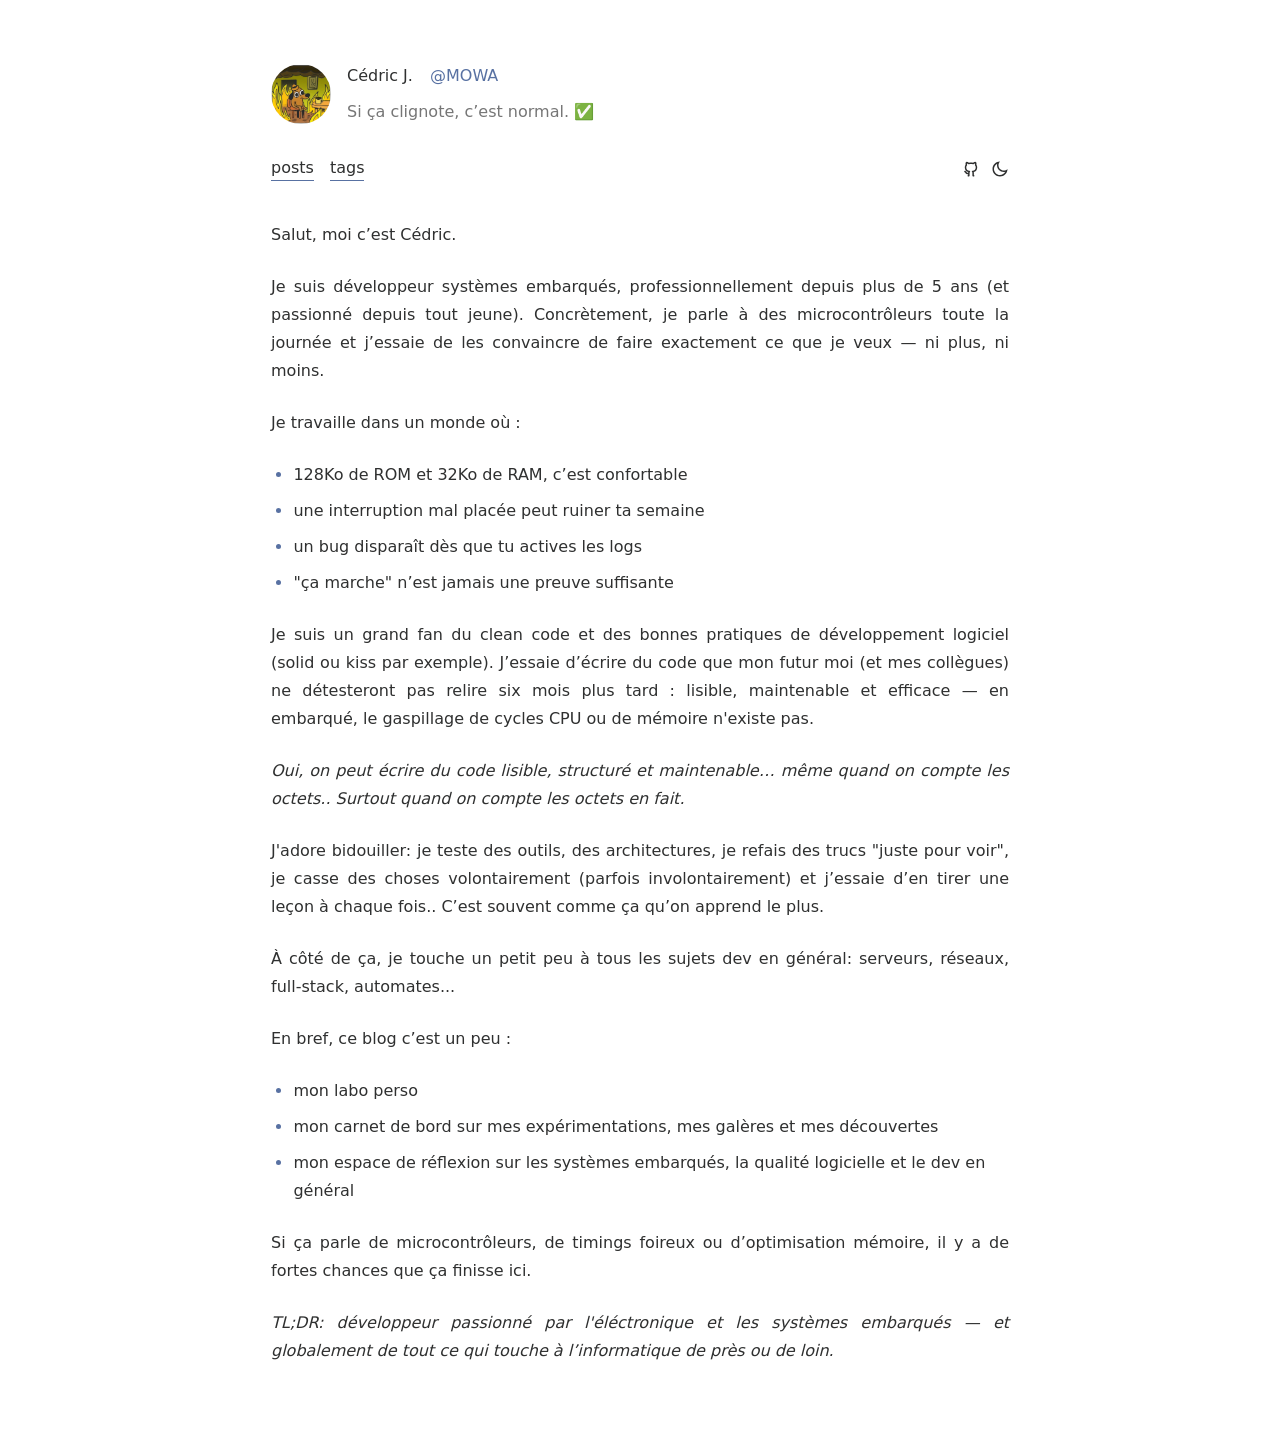
<file: index.html>
<!DOCTYPE html>

<html lang="fr">

<head>
  <meta charset="utf-8">
  <meta name="viewport" content="width=device-width, initial-scale=1.0">
  <meta name="color-scheme" content="light dark">
  
  <meta name="description" content="Si ça clignote, c’est normal.">

  <title>MOWA</title>
  <link rel="icon" type="image/png" sizes="32x32" href="https://mowa2.github.io/img/favicon-32x32.png">
  <link rel="icon" type="image/png" sizes="16x16" href="https://mowa2.github.io/img/favicon-16x16.png">
  <link rel="apple-touch-icon" sizes="180x180" href="https://mowa2.github.io/img/apple-touch-icon.png">
  
  <style>

  /* light mode colors */
  body {
    --primary-color: #5871a2;
    --primary-pale-color: #5871a233;
    --primary-decoration-color: #5871a210;
    --bg-color: #ffffff;
    --text-color: #2f3030;
    --text-pale-color: #767676;
    --text-decoration-color: #a9a9a9;
    --highlight-mark-color: #5f75b020;

    --callout-note-color: #5871a2;
    --callout-tip-color: #268556;
    --callout-important-color: #885fc9;
    --callout-warning-color: #ab6632;
    --callout-caution-color: #c64e4e;
  }

  /* dark mode colors */
  body.dark {
    --primary-color: #6f8fd1;
    --primary-pale-color: #6f8fd166;
    --primary-decoration-color: #6f8fd112;
    --bg-color: #1c1c1c;
    --text-color: #c1c1c1;
    --text-pale-color: #848484;
    --text-decoration-color: #5f5f5f;
    --highlight-mark-color: #8296cb3b;

    --callout-note-color: #6f8fd1;
    --callout-tip-color: #47976f;
    --callout-important-color: #9776cd;
    --callout-warning-color: #ad7a52;
    --callout-caution-color: #d06161;
  }

  /* typography */
  body {
    --main-font: ui-sans-serif, system-ui, sans-serif, 'Apple Color Emoji', 'Segoe UI Emoji', 'Segoe UI Symbol', 'Noto Color Emoji';
    --code-font: ui-monospace, SFMono-Regular, Menlo, Monaco, Consolas, 'Liberation Mono', 'Courier New', monospace;
    --homepage-max-width: 768px;
    --main-max-width: 768px;
    --avatar-size: 60px;
    --font-size: 16px;
    --line-height: 1.75;
    --img-border-radius: 0px;
    --detail-border-radius: 0px;
    --dark-mode-img-brightness: 0.75;
    --dark-mode-chart-brightness: 0.75;
    --inline-code-border-radius: 2px;
    --inline-code-bg-color: var(--primary-decoration-color);
    --block-code-border-radius: 0px;
    --block-code-border-color: var(--primary-color);
    --detail-border-color: var(--primary-color);
  }

</style>

  <link rel="stylesheet" href="https://mowa2.github.io/main.css">
  

  
    <link id="hl" rel="stylesheet" type="text/css" href="https://mowa2.github.io/giallo-light.css" />
  



  
</head>

<body class="homepage">
  
  <script>
    const theme = sessionStorage.getItem('theme');
    const match = window.matchMedia("(prefers-color-scheme: dark)").matches;
    if ((theme && theme == 'dark') || (!theme && match)) {
      document.body.classList.add('dark');
      const hl = document.querySelector('link#hl');
      if (hl) hl.href = 'https://mowa2.github.io/giallo-dark.css';
    }
  </script>
  
  
<div id="wrapper">
  <main>
    <section id="info">
      
      <img src="https://mowa2.github.io/img/fine.jpg" alt="avatar">
      
      <div id="text">
        <div>
          <span id="name">Cédric J.</span>
          
          <span id="id">@MOWA</span>
          
        </div>
        
        <div id="bio"> Si ça clignote, c’est normal. ✅ </div>
        
      </div>
    </section>
    <section id="links">
      <div id="left">
        
        <a href="https://mowa2.github.io/posts" class="instant">posts</a>
        
        <a href="https://mowa2.github.io/tags" class="instant">tags</a>
        
      </div>
      <div id="right">
        
        <a href="https:&#x2F;&#x2F;github.com&#x2F;MOWA2" aria-label="GitHub" target="_blank" rel='noreferrer noopener'>
          
          
          <svg xmlns="http://www.w3.org/2000/svg" viewBox="0 0 24 24" width="18" height="18"><path d="M5.88401 18.6531C5.58404 18.4523 5.32587 18.1972 5.0239 17.8366C4.91473 17.7062 4.47283 17.1521 4.55811 17.258C4.09533 16.6831 3.80296 16.4168 3.50156 16.3087C2.9817 16.1223 2.7114 15.5497 2.89784 15.0298C3.08428 14.51 3.65685 14.2397 4.17672 14.4261C4.92936 14.696 5.43847 15.1609 6.12425 16.0141C6.03025 15.8972 6.46364 16.4408 6.55731 16.5526C6.74784 16.7802 6.88732 16.918 6.99629 16.9909C7.20118 17.128 7.58451 17.1871 8.14709 17.1308C8.17065 16.7487 8.24136 16.378 8.34919 16.0355C5.38097 15.3101 3.70116 13.3949 3.70116 9.63947C3.70116 8.4006 4.0704 7.28368 4.75917 6.34756C4.5415 5.45368 4.57433 4.37259 5.06092 3.15611C5.1725 2.87715 5.40361 2.66314 5.69031 2.57328C5.77242 2.54949 5.81791 2.5389 5.89878 2.52648C6.70167 2.40319 7.83573 2.69681 9.31449 3.62311C10.181 3.41855 11.0885 3.31476 12.0012 3.31476C12.9129 3.31476 13.8196 3.41835 14.6854 3.62253C16.1619 2.68976 17.2986 2.39625 18.1072 2.52627C18.1919 2.53988 18.2645 2.55758 18.3249 2.57741C18.6059 2.66967 18.8316 2.88155 18.9414 3.15611C19.4279 4.37232 19.4608 5.45319 19.2433 6.34695C19.9342 7.28313 20.3012 8.39184 20.3012 9.63947C20.3012 13.3966 18.627 15.3046 15.6588 16.0318C15.7837 16.4467 15.8496 16.9103 15.8496 17.4118C15.8496 18.0763 15.8471 18.7108 15.8424 19.4223C15.8412 19.6124 15.8397 19.8156 15.8375 20.1279C16.2129 20.2107 16.5229 20.5074 16.6031 20.9086C16.7114 21.4502 16.3602 21.977 15.8186 22.0853C14.6794 22.3132 13.8353 21.5535 13.8353 20.5608C13.8353 20.4705 13.836 20.3414 13.8375 20.1142C13.8398 19.8012 13.8412 19.5987 13.8425 19.4092C13.8471 18.7017 13.8496 18.0714 13.8496 17.4118C13.8496 16.7145 13.6664 16.26 13.4237 16.0508C12.7627 15.481 13.0977 14.3971 13.965 14.2996C16.9314 13.9663 18.3012 12.8174 18.3012 9.63947C18.3012 8.68484 17.9893 7.89547 17.3881 7.23534C17.1301 6.95209 17.0567 6.54634 17.199 6.19062C17.3647 5.77639 17.4354 5.2336 17.2941 4.57678L17.2847 4.57944C16.7928 4.71861 16.1744 5.01956 15.4261 5.52826C15.182 5.69413 14.8772 5.74377 14.5932 5.66388C13.7729 5.43319 12.8913 5.31476 12.0012 5.31476C11.111 5.31476 10.2294 5.43319 9.40916 5.66388C9.12662 5.74335 8.82344 5.69468 8.57997 5.53077C7.8274 5.02414 7.2056 4.72355 6.71079 4.58352C6.56735 5.23672 6.63814 5.77758 6.80336 6.19062C6.94565 6.54634 6.87219 6.95209 6.61423 7.23534C6.01715 7.89096 5.70116 8.69352 5.70116 9.63947C5.70116 12.8114 7.07225 13.9681 10.023 14.2996C10.8883 14.3969 11.2246 15.4767 10.5675 16.048C10.3751 16.2153 10.1384 16.7799 10.1384 17.4118V20.5608C10.1384 21.5472 9.30356 22.2866 8.17878 22.0898C7.63476 21.9946 7.27093 21.4764 7.36613 20.9324C7.43827 20.5201 7.75331 20.2114 8.13841 20.1274V19.1379C7.22829 19.1991 6.47656 19.0496 5.88401 18.6531Z" fill="currentColor"></path></svg>

        </a>
        
        
        
        
        <button id="theme-toggle" aria-label="theme switch">
          <span class="moon-icon"><svg xmlns="http://www.w3.org/2000/svg" viewBox="0 0 24 24" width="18" height="18"><path d="M10 7C10 10.866 13.134 14 17 14C18.9584 14 20.729 13.1957 21.9995 11.8995C22 11.933 22 11.9665 22 12C22 17.5228 17.5228 22 12 22C6.47715 22 2 17.5228 2 12C2 6.47715 6.47715 2 12 2C12.0335 2 12.067 2 12.1005 2.00049C10.8043 3.27098 10 5.04157 10 7ZM4 12C4 16.4183 7.58172 20 12 20C15.0583 20 17.7158 18.2839 19.062 15.7621C18.3945 15.9187 17.7035 16 17 16C12.0294 16 8 11.9706 8 7C8 6.29648 8.08133 5.60547 8.2379 4.938C5.71611 6.28423 4 8.9417 4 12Z" fill="currentColor"></path></svg>
</span>
          <span class="sun-icon"><svg xmlns="http://www.w3.org/2000/svg" viewBox="0 0 24 24" width="18" height="18"><path d="M12 18C8.68629 18 6 15.3137 6 12C6 8.68629 8.68629 6 12 6C15.3137 6 18 8.68629 18 12C18 15.3137 15.3137 18 12 18ZM12 16C14.2091 16 16 14.2091 16 12C16 9.79086 14.2091 8 12 8C9.79086 8 8 9.79086 8 12C8 14.2091 9.79086 16 12 16ZM11 1H13V4H11V1ZM11 20H13V23H11V20ZM3.51472 4.92893L4.92893 3.51472L7.05025 5.63604L5.63604 7.05025L3.51472 4.92893ZM16.9497 18.364L18.364 16.9497L20.4853 19.0711L19.0711 20.4853L16.9497 18.364ZM19.0711 3.51472L20.4853 4.92893L18.364 7.05025L16.9497 5.63604L19.0711 3.51472ZM5.63604 16.9497L7.05025 18.364L4.92893 20.4853L3.51472 19.0711L5.63604 16.9497ZM23 11V13H20V11H23ZM4 11V13H1V11H4Z" fill="currentColor"></path></svg>
</span>
        </button>
        
      </div>
    </section>
    <section id="brief" class="prose">
      <p>Salut, moi c’est Cédric.</p>
<p>Je suis développeur systèmes embarqués, professionnellement depuis plus de 5 ans (et passionné depuis tout jeune). Concrètement, je parle à des microcontrôleurs toute la journée et j’essaie de les convaincre de faire exactement ce que je veux — ni plus, ni moins.</p>
<p>Je travaille dans un monde où :</p>
<ul>
<li>128Ko de ROM et 32Ko de RAM, c’est confortable</li>
<li>une interruption mal placée peut ruiner ta semaine</li>
<li>un bug disparaît dès que tu actives les logs</li>
<li>"ça marche" n’est jamais une preuve suffisante</li>
</ul>
<p>Je suis un grand fan du clean code et des bonnes pratiques de développement logiciel (solid ou kiss par exemple). J’essaie d’écrire du code que mon futur moi (et mes collègues) ne détesteront pas relire six mois plus tard : lisible, maintenable et efficace — en embarqué, le gaspillage de cycles CPU ou de mémoire n'existe pas.</p>
<p><em>Oui, on peut écrire du code lisible, structuré et maintenable… même quand on compte les octets.. Surtout quand on compte les octets en fait.</em></p>
<p>J'adore bidouiller: je teste des outils, des architectures, je refais des trucs "juste pour voir", je casse des choses volontairement (parfois involontairement) et j’essaie d’en tirer une leçon à chaque fois.. C’est souvent comme ça qu’on apprend le plus.</p>
<p>À côté de ça, je touche un petit peu à tous les sujets dev en général: serveurs, réseaux, full-stack, automates...</p>
<p>En bref, ce blog c’est un peu :</p>
<ul>
<li>mon labo perso</li>
<li>mon carnet de bord sur mes expérimentations, mes galères et mes découvertes</li>
<li>mon espace de réflexion sur les systèmes embarqués, la qualité logicielle et le dev en général</li>
</ul>
<p>Si ça parle de microcontrôleurs, de timings foireux ou d’optimisation mémoire, il y a de fortes chances que ça finisse ici.</p>
<p><em>TL;DR: développeur passionné par l'éléctronique et les systèmes embarqués — et globalement de tout ce qui touche à l’informatique de près ou de loin.</em></p>
    </section>
    
  </main>
  
</div>

  
<script src="https://mowa2.github.io/js/lightense.min.js"></script>


  <script src="https://mowa2.github.io/js/main.js"></script>
</body>

</html>
</file>
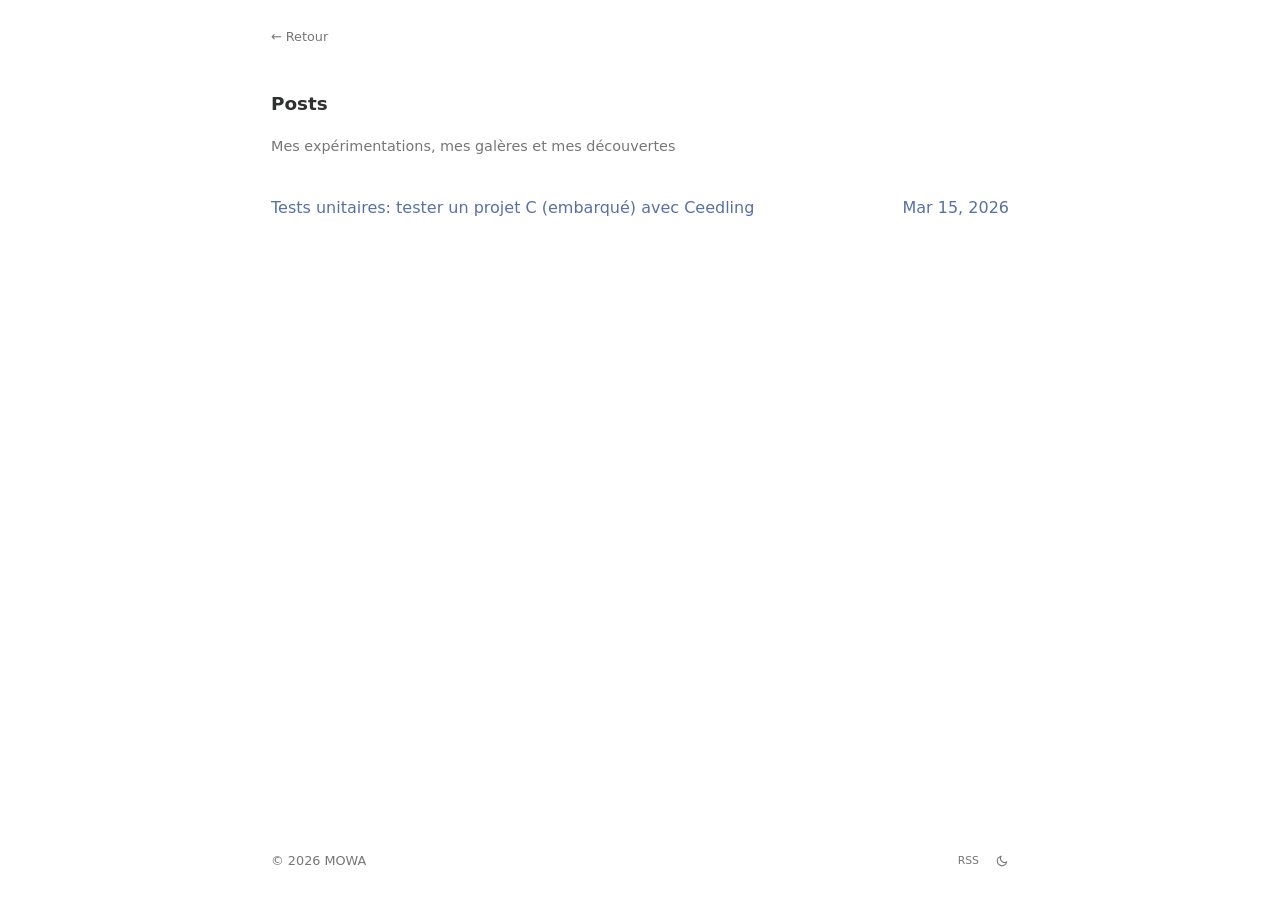
<file: posts/index.html>
<!DOCTYPE html>

<html lang="fr">

<head>
  <meta charset="utf-8">
  <meta name="viewport" content="width=device-width, initial-scale=1.0">
  <meta name="color-scheme" content="light dark">
  
  
    
  
  <meta name="description" content="Si ça clignote, c’est normal.">

  <title>MOWA</title>
  <link rel="icon" type="image/png" sizes="32x32" href="https://mowa2.github.io/img/favicon-32x32.png">
  <link rel="icon" type="image/png" sizes="16x16" href="https://mowa2.github.io/img/favicon-16x16.png">
  <link rel="apple-touch-icon" sizes="180x180" href="https://mowa2.github.io/img/apple-touch-icon.png">
  
  <style>

  /* light mode colors */
  body {
    --primary-color: #5871a2;
    --primary-pale-color: #5871a233;
    --primary-decoration-color: #5871a210;
    --bg-color: #ffffff;
    --text-color: #2f3030;
    --text-pale-color: #767676;
    --text-decoration-color: #a9a9a9;
    --highlight-mark-color: #5f75b020;

    --callout-note-color: #5871a2;
    --callout-tip-color: #268556;
    --callout-important-color: #885fc9;
    --callout-warning-color: #ab6632;
    --callout-caution-color: #c64e4e;
  }

  /* dark mode colors */
  body.dark {
    --primary-color: #6f8fd1;
    --primary-pale-color: #6f8fd166;
    --primary-decoration-color: #6f8fd112;
    --bg-color: #1c1c1c;
    --text-color: #c1c1c1;
    --text-pale-color: #848484;
    --text-decoration-color: #5f5f5f;
    --highlight-mark-color: #8296cb3b;

    --callout-note-color: #6f8fd1;
    --callout-tip-color: #47976f;
    --callout-important-color: #9776cd;
    --callout-warning-color: #ad7a52;
    --callout-caution-color: #d06161;
  }

  /* typography */
  body {
    --main-font: ui-sans-serif, system-ui, sans-serif, 'Apple Color Emoji', 'Segoe UI Emoji', 'Segoe UI Symbol', 'Noto Color Emoji';
    --code-font: ui-monospace, SFMono-Regular, Menlo, Monaco, Consolas, 'Liberation Mono', 'Courier New', monospace;
    --homepage-max-width: 768px;
    --main-max-width: 768px;
    --avatar-size: 60px;
    --font-size: 16px;
    --line-height: 1.75;
    --img-border-radius: 0px;
    --detail-border-radius: 0px;
    --dark-mode-img-brightness: 0.75;
    --dark-mode-chart-brightness: 0.75;
    --inline-code-border-radius: 2px;
    --inline-code-bg-color: var(--primary-decoration-color);
    --block-code-border-radius: 0px;
    --block-code-border-color: var(--primary-color);
    --detail-border-color: var(--primary-color);
  }

</style>

  <link rel="stylesheet" href="https://mowa2.github.io/main.css">
  
  
</head>

<body class="blog">
  
  <script>
    const theme = sessionStorage.getItem('theme');
    const match = window.matchMedia("(prefers-color-scheme: dark)").matches;
    if ((theme && theme == 'dark') || (!theme && match)) {
      document.body.classList.add('dark');
      const hl = document.querySelector('link#hl');
      if (hl) hl.href = 'https://mowa2.github.io/giallo-dark.css';
    }
  </script>
  
  
<div id="wrapper">
  
<header>
  <nav>
    <a id="back-link" href="https:&#x2F;&#x2F;mowa2.github.io">← Retour</a>
  </nav>
</header>

  
<div class="section-title">
  
  <h1>Posts</h1>
  
  
  <p>Mes expérimentations, mes galères et mes découvertes</p>
  
</div>


  <main class="layout-list">
    
    <div class="post-list">
      
      <a class="post instant " href="https:&#x2F;&#x2F;mowa2.github.io&#x2F;posts&#x2F;unit-tests-with-ceedling&#x2F;">
        <span>Tests unitaires: tester un projet C (embarqué) avec Ceedling</span>
        <span class="date">Mar 15, 2026</span>
      </a>
      
    </div>
    
  </main>
  


<footer>
  <div class="left">
    <div class="copyright">
      © 2026 MOWA
      
    </div>
  </div>

  <div class="right">
    
    
      
    
    
    <a id="rss-btn" href="https://mowa2.github.io/posts/feed.xml">RSS</a>
    
    

    
    
    
    <button id="theme-toggle" aria-label="theme switch">
      <span class="moon-icon"><svg xmlns="http://www.w3.org/2000/svg" viewBox="0 0 24 24" width="18" height="18"><path d="M10 7C10 10.866 13.134 14 17 14C18.9584 14 20.729 13.1957 21.9995 11.8995C22 11.933 22 11.9665 22 12C22 17.5228 17.5228 22 12 22C6.47715 22 2 17.5228 2 12C2 6.47715 6.47715 2 12 2C12.0335 2 12.067 2 12.1005 2.00049C10.8043 3.27098 10 5.04157 10 7ZM4 12C4 16.4183 7.58172 20 12 20C15.0583 20 17.7158 18.2839 19.062 15.7621C18.3945 15.9187 17.7035 16 17 16C12.0294 16 8 11.9706 8 7C8 6.29648 8.08133 5.60547 8.2379 4.938C5.71611 6.28423 4 8.9417 4 12Z" fill="currentColor"></path></svg>
</span>
      <span class="sun-icon"><svg xmlns="http://www.w3.org/2000/svg" viewBox="0 0 24 24" width="18" height="18"><path d="M12 18C8.68629 18 6 15.3137 6 12C6 8.68629 8.68629 6 12 6C15.3137 6 18 8.68629 18 12C18 15.3137 15.3137 18 12 18ZM12 16C14.2091 16 16 14.2091 16 12C16 9.79086 14.2091 8 12 8C9.79086 8 8 9.79086 8 12C8 14.2091 9.79086 16 12 16ZM11 1H13V4H11V1ZM11 20H13V23H11V20ZM3.51472 4.92893L4.92893 3.51472L7.05025 5.63604L5.63604 7.05025L3.51472 4.92893ZM16.9497 18.364L18.364 16.9497L20.4853 19.0711L19.0711 20.4853L16.9497 18.364ZM19.0711 3.51472L20.4853 4.92893L18.364 7.05025L16.9497 5.63604L19.0711 3.51472ZM5.63604 16.9497L7.05025 18.364L4.92893 20.4853L3.51472 19.0711L5.63604 16.9497ZM23 11V13H20V11H23ZM4 11V13H1V11H4Z" fill="currentColor"></path></svg>
</span>
    </button>
    
  </div>
</footer>




<dialog id="rss-mask">
  <div>
    <a href="https:&#x2F;&#x2F;mowa2.github.io&#x2F;posts&#x2F;feed.xml">https:&#x2F;&#x2F;mowa2.github.io&#x2F;posts&#x2F;feed.xml</a>
    
    
    <button autofocus aria-label="copy" data-link="https:&#x2F;&#x2F;mowa2.github.io&#x2F;posts&#x2F;feed.xml" data-copy-icon="&lt;svg xmlns=&quot;http:&#x2F;&#x2F;www.w3.org&#x2F;2000&#x2F;svg&quot; viewBox=&quot;0 0 24 24&quot; width=&quot;18&quot; height=&quot;18&quot;&gt;&lt;path d=&quot;M6.9998 6V3C6.9998 2.44772 7.44752 2 7.9998 2H19.9998C20.5521 2 20.9998 2.44772 20.9998 3V17C20.9998 17.5523 20.5521 18 19.9998 18H16.9998V20.9991C16.9998 21.5519 16.5499 22 15.993 22H4.00666C3.45059 22 3 21.5554 3 20.9991L3.0026 7.00087C3.0027 6.44811 3.45264 6 4.00942 6H6.9998ZM5.00242 8L5.00019 20H14.9998V8H5.00242ZM8.9998 6H16.9998V16H18.9998V4H8.9998V6Z&quot; fill=&quot;currentColor&quot;&gt;&lt;&#x2F;path&gt;&lt;&#x2F;svg&gt;
" data-check-icon="&lt;svg xmlns=&quot;http:&#x2F;&#x2F;www.w3.org&#x2F;2000&#x2F;svg&quot; viewBox=&quot;0 0 24 24&quot; width=&quot;18&quot; height=&quot;18&quot;&gt;&lt;path d=&quot;M10.0007 15.1709L19.1931 5.97852L20.6073 7.39273L10.0007 17.9993L3.63672 11.6354L5.05093 10.2212L10.0007 15.1709Z&quot; fill=&quot;currentColor&quot;&gt;&lt;&#x2F;path&gt;&lt;&#x2F;svg&gt;
" >
      <svg xmlns="http://www.w3.org/2000/svg" viewBox="0 0 24 24" width="18" height="18"><path d="M6.9998 6V3C6.9998 2.44772 7.44752 2 7.9998 2H19.9998C20.5521 2 20.9998 2.44772 20.9998 3V17C20.9998 17.5523 20.5521 18 19.9998 18H16.9998V20.9991C16.9998 21.5519 16.5499 22 15.993 22H4.00666C3.45059 22 3 21.5554 3 20.9991L3.0026 7.00087C3.0027 6.44811 3.45264 6 4.00942 6H6.9998ZM5.00242 8L5.00019 20H14.9998V8H5.00242ZM8.9998 6H16.9998V16H18.9998V4H8.9998V6Z" fill="currentColor"></path></svg>

    </button>
  </div>
</dialog>



</div>

  
  <script src="https://mowa2.github.io/js/main.js"></script>
</body>

</html>
</file>
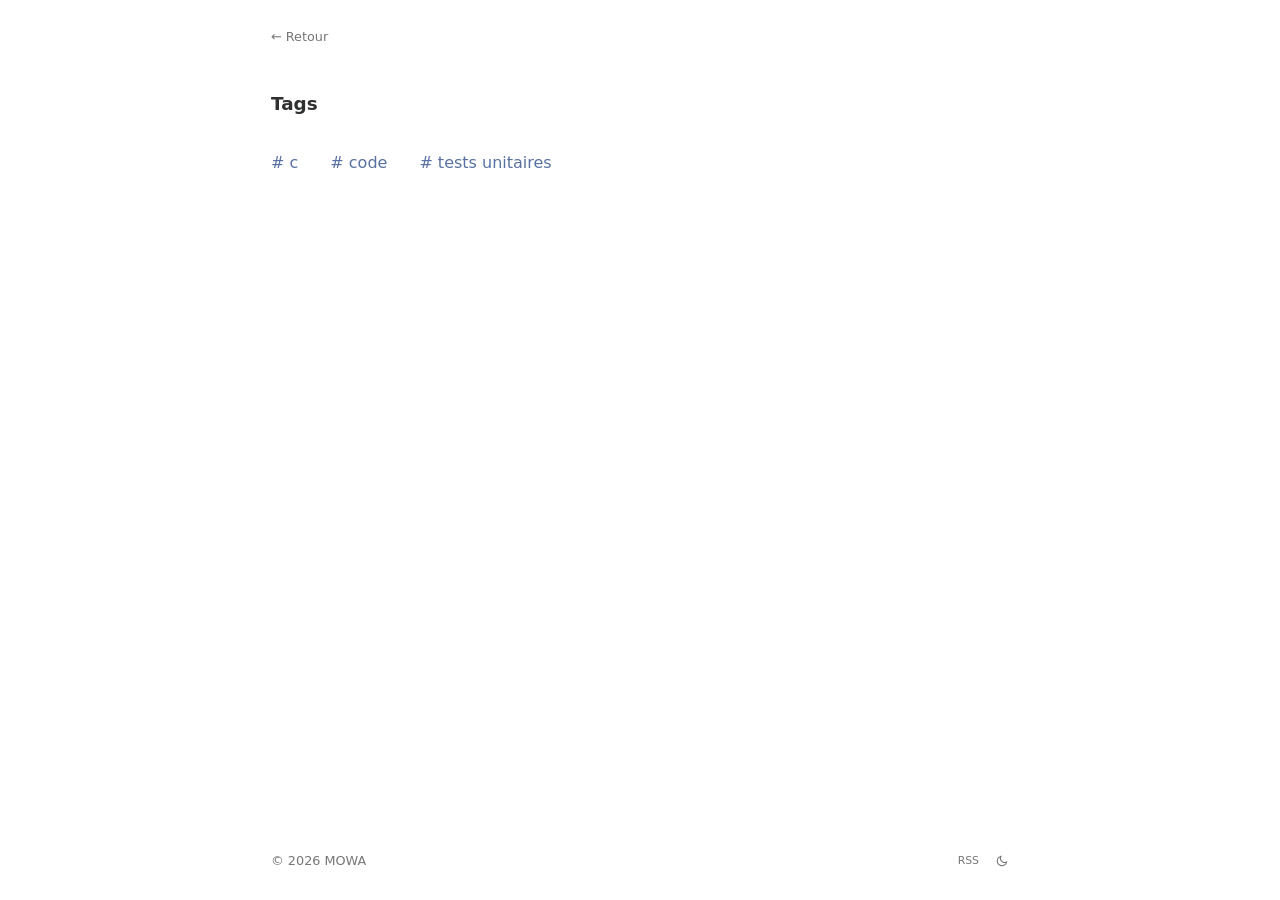
<file: tags/index.html>
<!DOCTYPE html>

<html lang="

fr">

<head>
  <meta charset="utf-8">
  <meta name="viewport" content="width=device-width, initial-scale=1.0">
  <meta name="color-scheme" content="light dark">
  
  <meta name="description" content="Tags">

  <title>Tags</title>
  <link rel="icon" type="image/png" sizes="32x32" href="https://mowa2.github.io/img/favicon-32x32.png">
  <link rel="icon" type="image/png" sizes="16x16" href="https://mowa2.github.io/img/favicon-16x16.png">
  <link rel="apple-touch-icon" sizes="180x180" href="https://mowa2.github.io/img/apple-touch-icon.png">
  
  <style>

  /* light mode colors */
  body {
    --primary-color: #5871a2;
    --primary-pale-color: #5871a233;
    --primary-decoration-color: #5871a210;
    --bg-color: #ffffff;
    --text-color: #2f3030;
    --text-pale-color: #767676;
    --text-decoration-color: #a9a9a9;
    --highlight-mark-color: #5f75b020;

    --callout-note-color: #5871a2;
    --callout-tip-color: #268556;
    --callout-important-color: #885fc9;
    --callout-warning-color: #ab6632;
    --callout-caution-color: #c64e4e;
  }

  /* dark mode colors */
  body.dark {
    --primary-color: #6f8fd1;
    --primary-pale-color: #6f8fd166;
    --primary-decoration-color: #6f8fd112;
    --bg-color: #1c1c1c;
    --text-color: #c1c1c1;
    --text-pale-color: #848484;
    --text-decoration-color: #5f5f5f;
    --highlight-mark-color: #8296cb3b;

    --callout-note-color: #6f8fd1;
    --callout-tip-color: #47976f;
    --callout-important-color: #9776cd;
    --callout-warning-color: #ad7a52;
    --callout-caution-color: #d06161;
  }

  /* typography */
  body {
    --main-font: ui-sans-serif, system-ui, sans-serif, 'Apple Color Emoji', 'Segoe UI Emoji', 'Segoe UI Symbol', 'Noto Color Emoji';
    --code-font: ui-monospace, SFMono-Regular, Menlo, Monaco, Consolas, 'Liberation Mono', 'Courier New', monospace;
    --homepage-max-width: 768px;
    --main-max-width: 768px;
    --avatar-size: 60px;
    --font-size: 16px;
    --line-height: 1.75;
    --img-border-radius: 0px;
    --detail-border-radius: 0px;
    --dark-mode-img-brightness: 0.75;
    --dark-mode-chart-brightness: 0.75;
    --inline-code-border-radius: 2px;
    --inline-code-bg-color: var(--primary-decoration-color);
    --block-code-border-radius: 0px;
    --block-code-border-color: var(--primary-color);
    --detail-border-color: var(--primary-color);
  }

</style>

  <link rel="stylesheet" href="https://mowa2.github.io/main.css">
  
  
</head>

<body class="tag-list">
  
  <script>
    const theme = sessionStorage.getItem('theme');
    const match = window.matchMedia("(prefers-color-scheme: dark)").matches;
    if ((theme && theme == 'dark') || (!theme && match)) {
      document.body.classList.add('dark');
      const hl = document.querySelector('link#hl');
      if (hl) hl.href = 'https://mowa2.github.io/giallo-dark.css';
    }
  </script>
  
  
<div id="wrapper">
  
<header>
  <nav>
    <a id="back-link" href="https:&#x2F;&#x2F;mowa2.github.io">← Retour</a>
  </nav>
</header>

  <main>
    <h1 class="title">Tags</h1>
    <div class="tags">
      <a class="instant" href="https:&#x2F;&#x2F;mowa2.github.io&#x2F;tags&#x2F;c&#x2F;"># c</a>
      <a class="instant" href="https:&#x2F;&#x2F;mowa2.github.io&#x2F;tags&#x2F;code&#x2F;"># code</a>
      <a class="instant" href="https:&#x2F;&#x2F;mowa2.github.io&#x2F;tags&#x2F;tests-unitaires&#x2F;"># tests unitaires</a>
      
    </div>
  </main>
  


<footer>
  <div class="left">
    <div class="copyright">
      © 2026 MOWA
      
    </div>
  </div>

  <div class="right">
    
    
      
    
    
    <a id="rss-btn" href="https://mowa2.github.io/posts/feed.xml">RSS</a>
    
    

    
    
    
    <button id="theme-toggle" aria-label="theme switch">
      <span class="moon-icon"><svg xmlns="http://www.w3.org/2000/svg" viewBox="0 0 24 24" width="18" height="18"><path d="M10 7C10 10.866 13.134 14 17 14C18.9584 14 20.729 13.1957 21.9995 11.8995C22 11.933 22 11.9665 22 12C22 17.5228 17.5228 22 12 22C6.47715 22 2 17.5228 2 12C2 6.47715 6.47715 2 12 2C12.0335 2 12.067 2 12.1005 2.00049C10.8043 3.27098 10 5.04157 10 7ZM4 12C4 16.4183 7.58172 20 12 20C15.0583 20 17.7158 18.2839 19.062 15.7621C18.3945 15.9187 17.7035 16 17 16C12.0294 16 8 11.9706 8 7C8 6.29648 8.08133 5.60547 8.2379 4.938C5.71611 6.28423 4 8.9417 4 12Z" fill="currentColor"></path></svg>
</span>
      <span class="sun-icon"><svg xmlns="http://www.w3.org/2000/svg" viewBox="0 0 24 24" width="18" height="18"><path d="M12 18C8.68629 18 6 15.3137 6 12C6 8.68629 8.68629 6 12 6C15.3137 6 18 8.68629 18 12C18 15.3137 15.3137 18 12 18ZM12 16C14.2091 16 16 14.2091 16 12C16 9.79086 14.2091 8 12 8C9.79086 8 8 9.79086 8 12C8 14.2091 9.79086 16 12 16ZM11 1H13V4H11V1ZM11 20H13V23H11V20ZM3.51472 4.92893L4.92893 3.51472L7.05025 5.63604L5.63604 7.05025L3.51472 4.92893ZM16.9497 18.364L18.364 16.9497L20.4853 19.0711L19.0711 20.4853L16.9497 18.364ZM19.0711 3.51472L20.4853 4.92893L18.364 7.05025L16.9497 5.63604L19.0711 3.51472ZM5.63604 16.9497L7.05025 18.364L4.92893 20.4853L3.51472 19.0711L5.63604 16.9497ZM23 11V13H20V11H23ZM4 11V13H1V11H4Z" fill="currentColor"></path></svg>
</span>
    </button>
    
  </div>
</footer>




<dialog id="rss-mask">
  <div>
    <a href="https:&#x2F;&#x2F;mowa2.github.io&#x2F;posts&#x2F;feed.xml">https:&#x2F;&#x2F;mowa2.github.io&#x2F;posts&#x2F;feed.xml</a>
    
    
    <button autofocus aria-label="copy" data-link="https:&#x2F;&#x2F;mowa2.github.io&#x2F;posts&#x2F;feed.xml" data-copy-icon="&lt;svg xmlns=&quot;http:&#x2F;&#x2F;www.w3.org&#x2F;2000&#x2F;svg&quot; viewBox=&quot;0 0 24 24&quot; width=&quot;18&quot; height=&quot;18&quot;&gt;&lt;path d=&quot;M6.9998 6V3C6.9998 2.44772 7.44752 2 7.9998 2H19.9998C20.5521 2 20.9998 2.44772 20.9998 3V17C20.9998 17.5523 20.5521 18 19.9998 18H16.9998V20.9991C16.9998 21.5519 16.5499 22 15.993 22H4.00666C3.45059 22 3 21.5554 3 20.9991L3.0026 7.00087C3.0027 6.44811 3.45264 6 4.00942 6H6.9998ZM5.00242 8L5.00019 20H14.9998V8H5.00242ZM8.9998 6H16.9998V16H18.9998V4H8.9998V6Z&quot; fill=&quot;currentColor&quot;&gt;&lt;&#x2F;path&gt;&lt;&#x2F;svg&gt;
" data-check-icon="&lt;svg xmlns=&quot;http:&#x2F;&#x2F;www.w3.org&#x2F;2000&#x2F;svg&quot; viewBox=&quot;0 0 24 24&quot; width=&quot;18&quot; height=&quot;18&quot;&gt;&lt;path d=&quot;M10.0007 15.1709L19.1931 5.97852L20.6073 7.39273L10.0007 17.9993L3.63672 11.6354L5.05093 10.2212L10.0007 15.1709Z&quot; fill=&quot;currentColor&quot;&gt;&lt;&#x2F;path&gt;&lt;&#x2F;svg&gt;
" >
      <svg xmlns="http://www.w3.org/2000/svg" viewBox="0 0 24 24" width="18" height="18"><path d="M6.9998 6V3C6.9998 2.44772 7.44752 2 7.9998 2H19.9998C20.5521 2 20.9998 2.44772 20.9998 3V17C20.9998 17.5523 20.5521 18 19.9998 18H16.9998V20.9991C16.9998 21.5519 16.5499 22 15.993 22H4.00666C3.45059 22 3 21.5554 3 20.9991L3.0026 7.00087C3.0027 6.44811 3.45264 6 4.00942 6H6.9998ZM5.00242 8L5.00019 20H14.9998V8H5.00242ZM8.9998 6H16.9998V16H18.9998V4H8.9998V6Z" fill="currentColor"></path></svg>

    </button>
  </div>
</dialog>



</div>

  
  <script src="https://mowa2.github.io/js/main.js"></script>
</body>

</html>
</file>
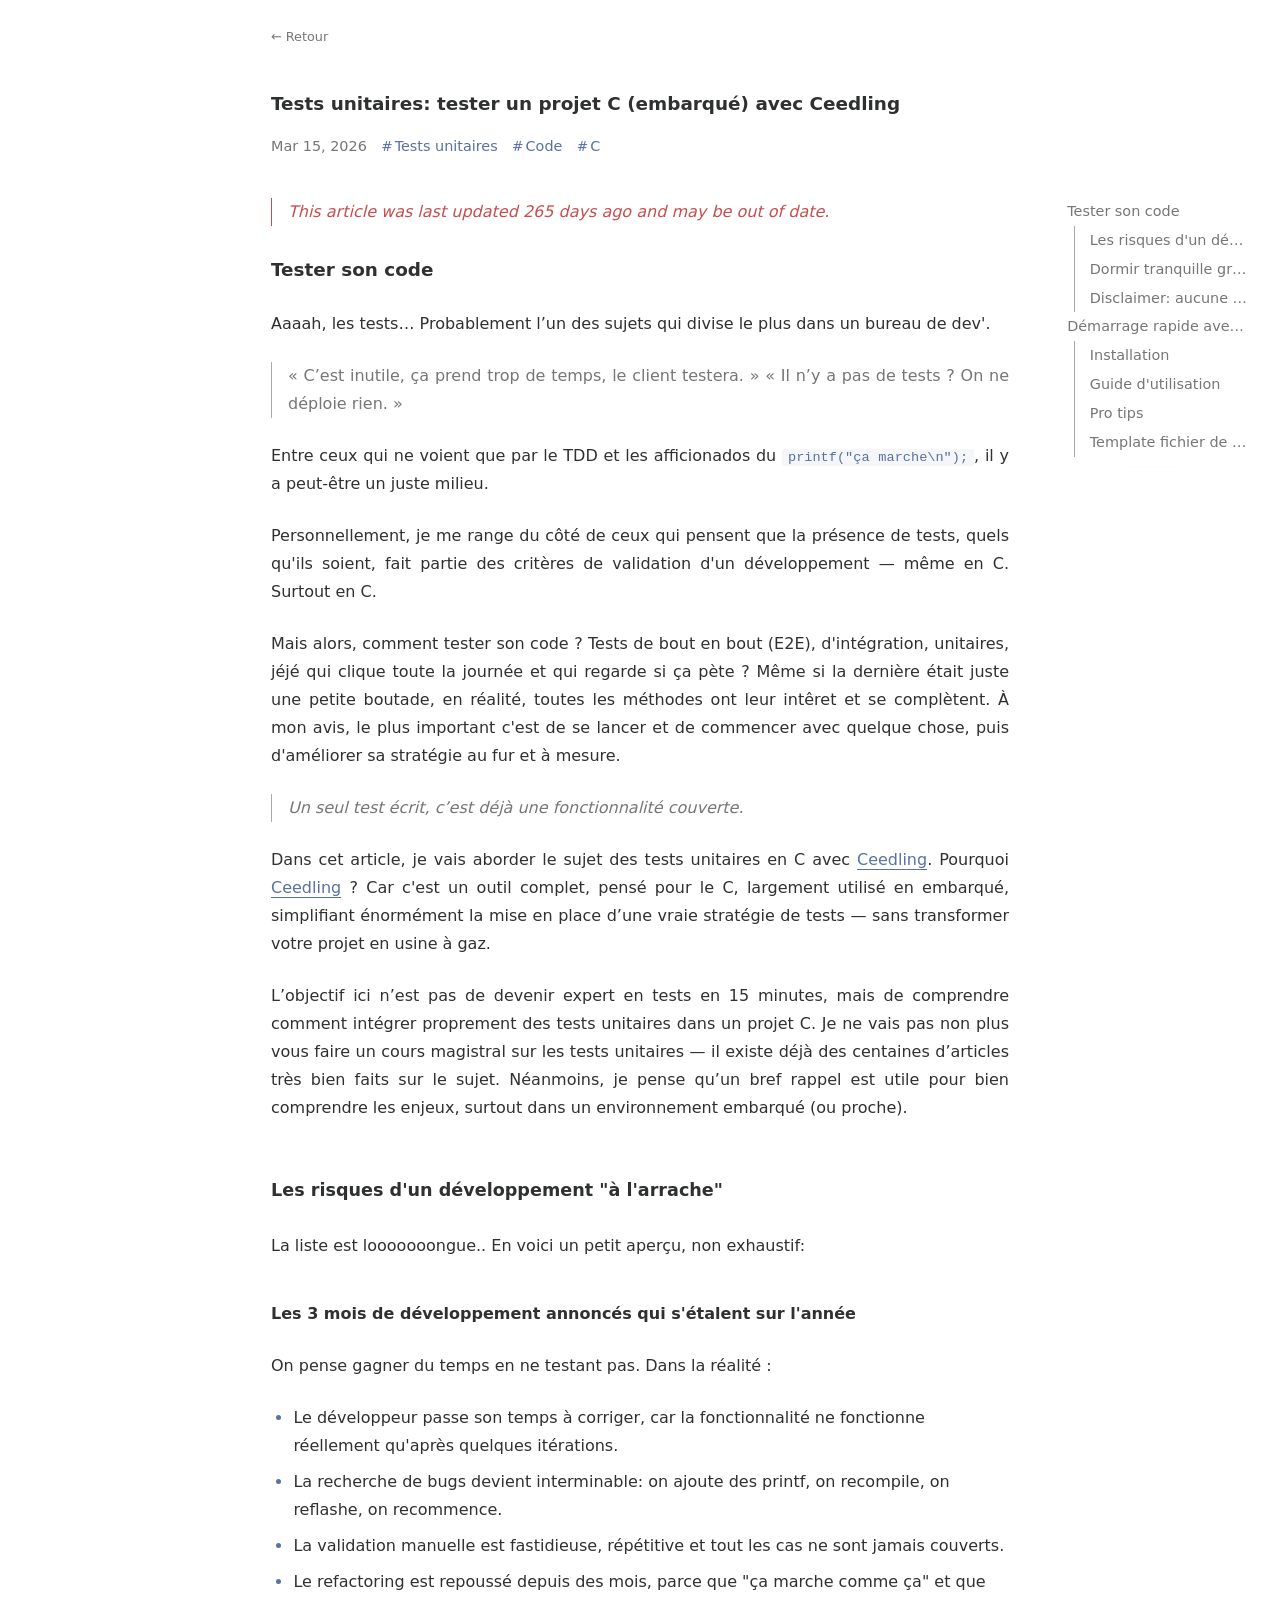
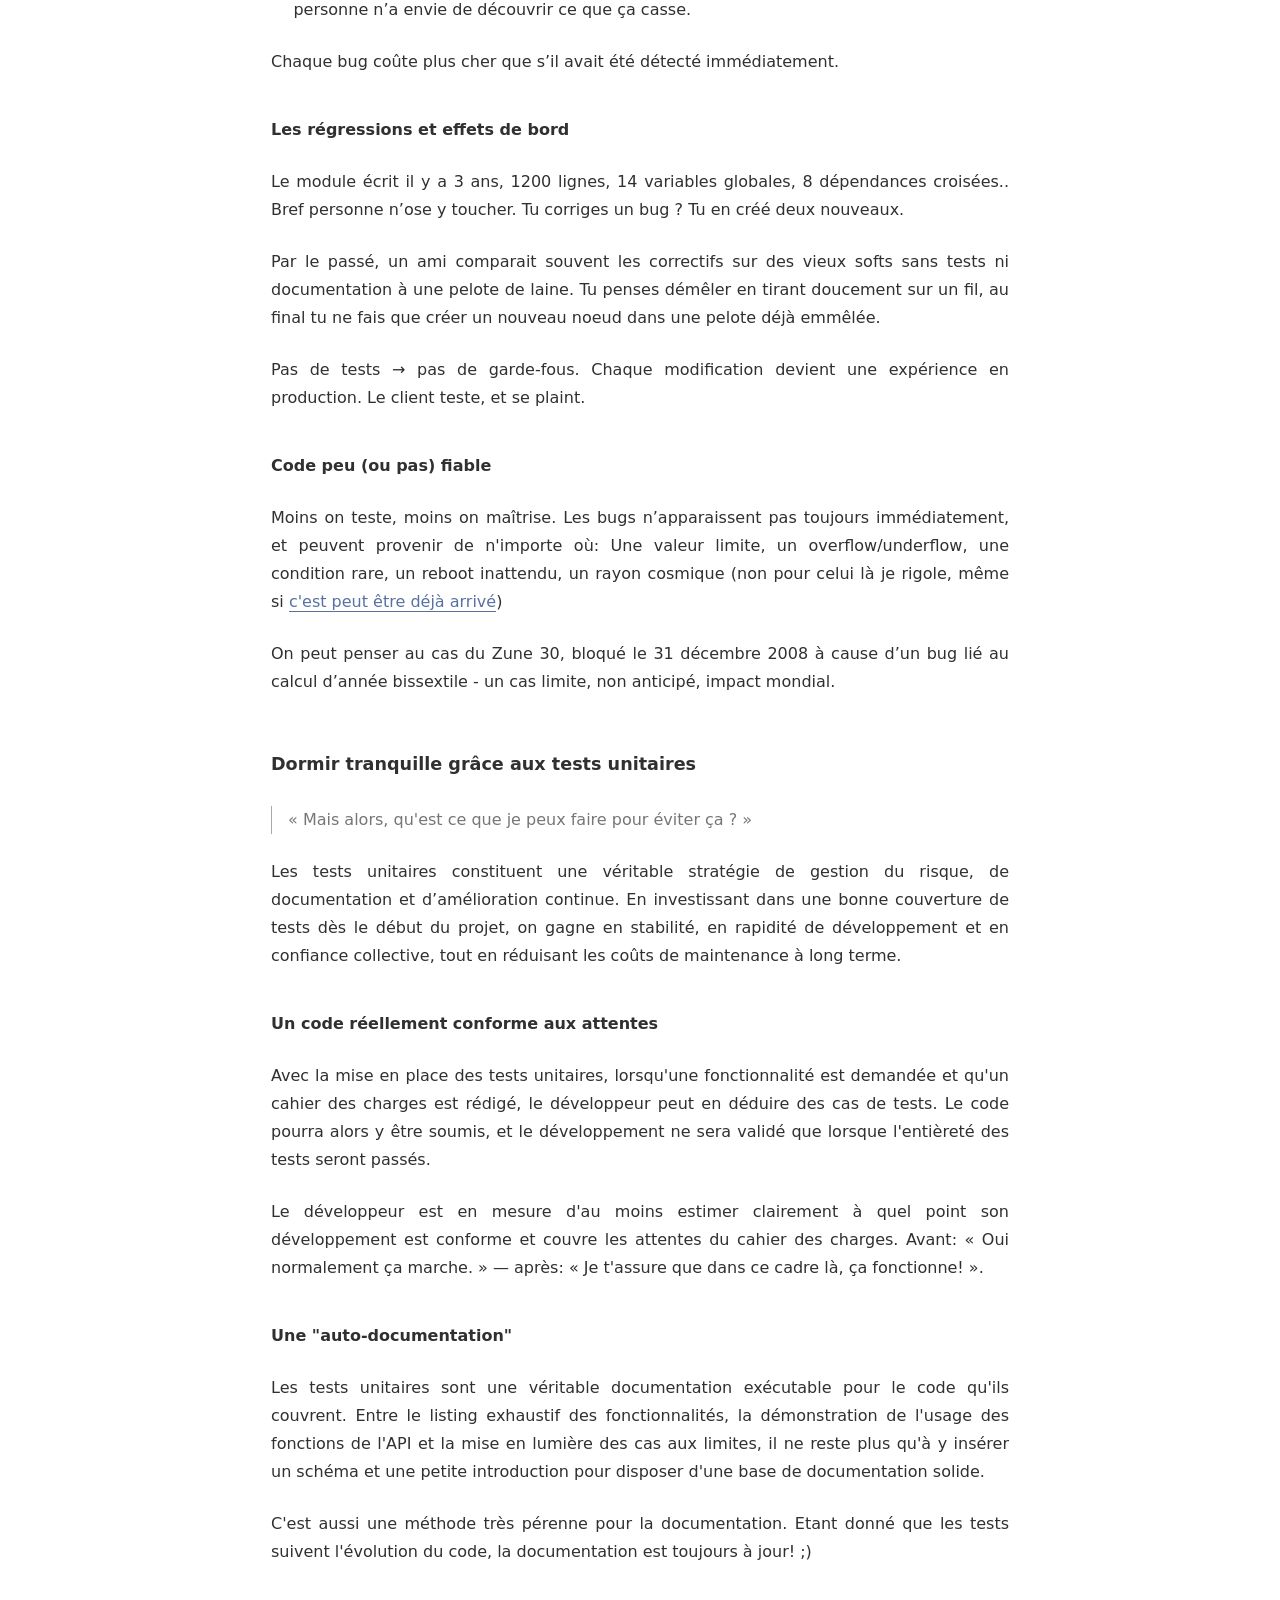
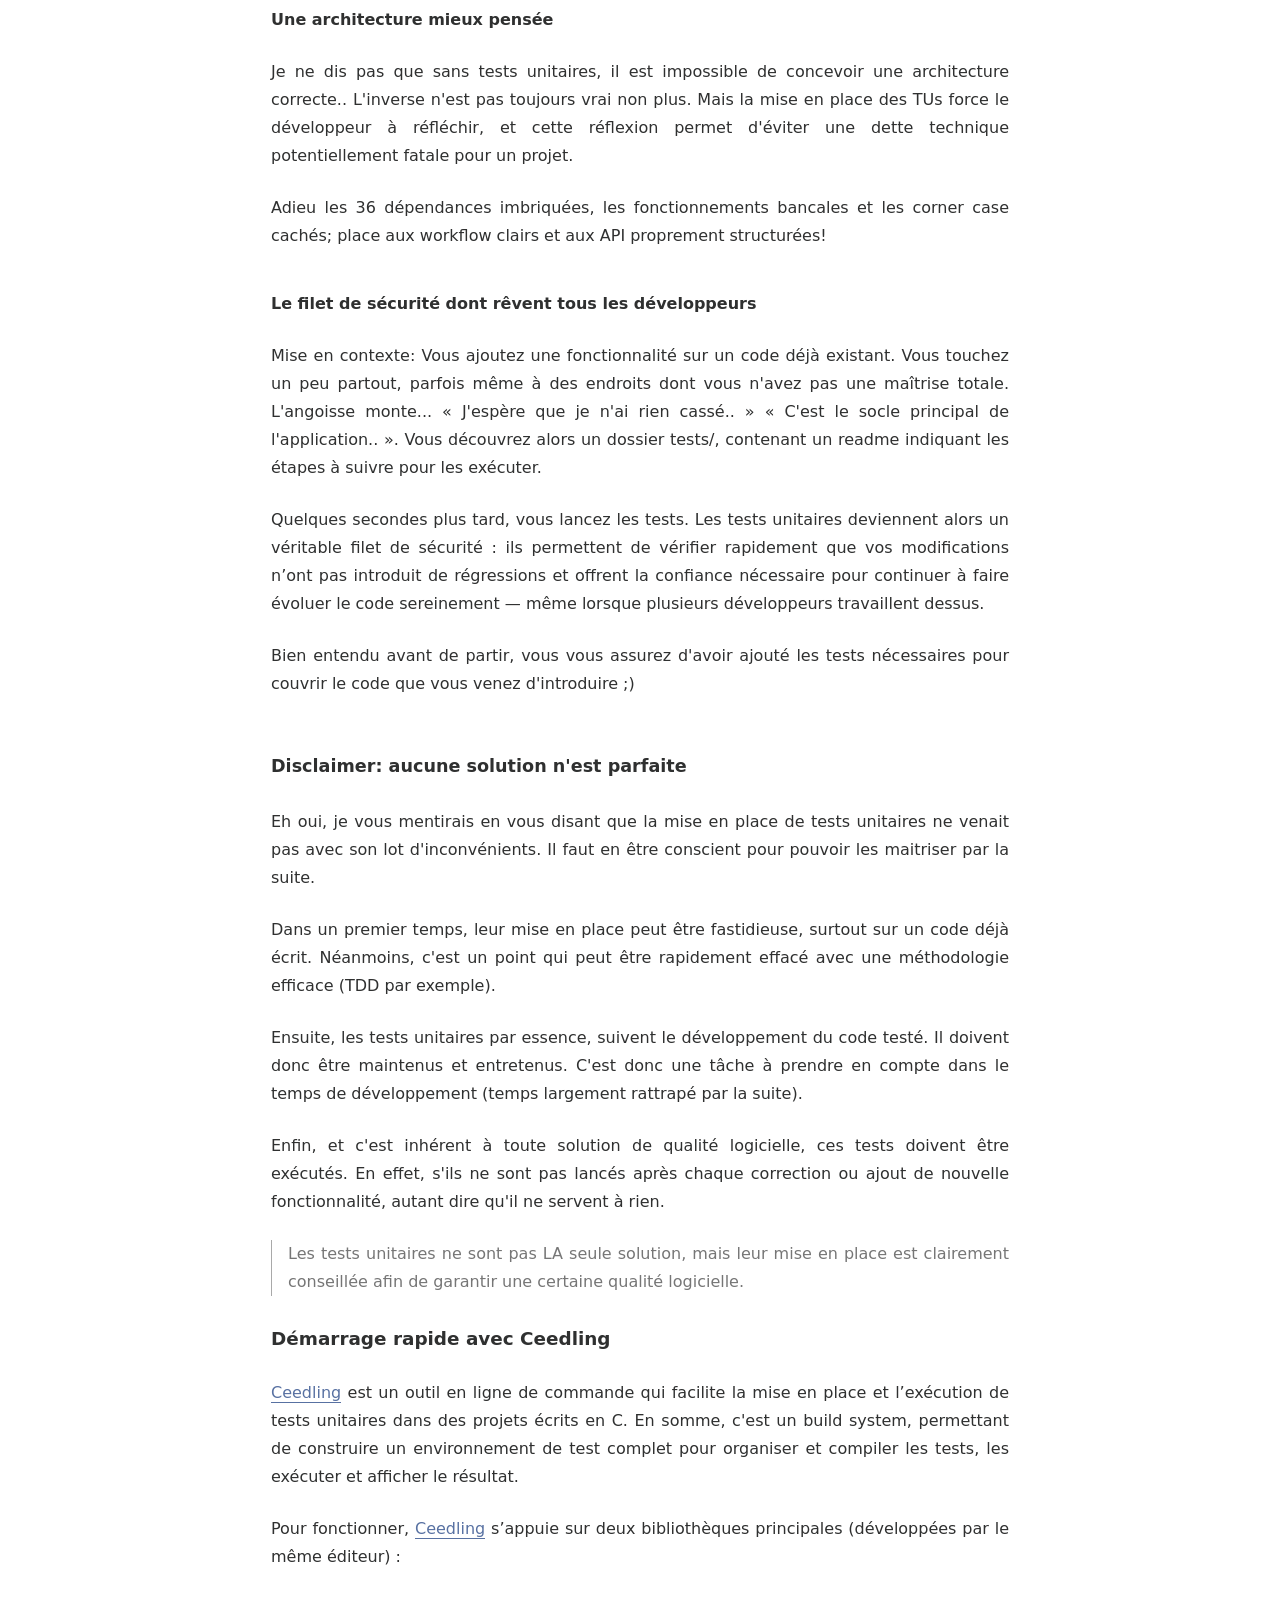
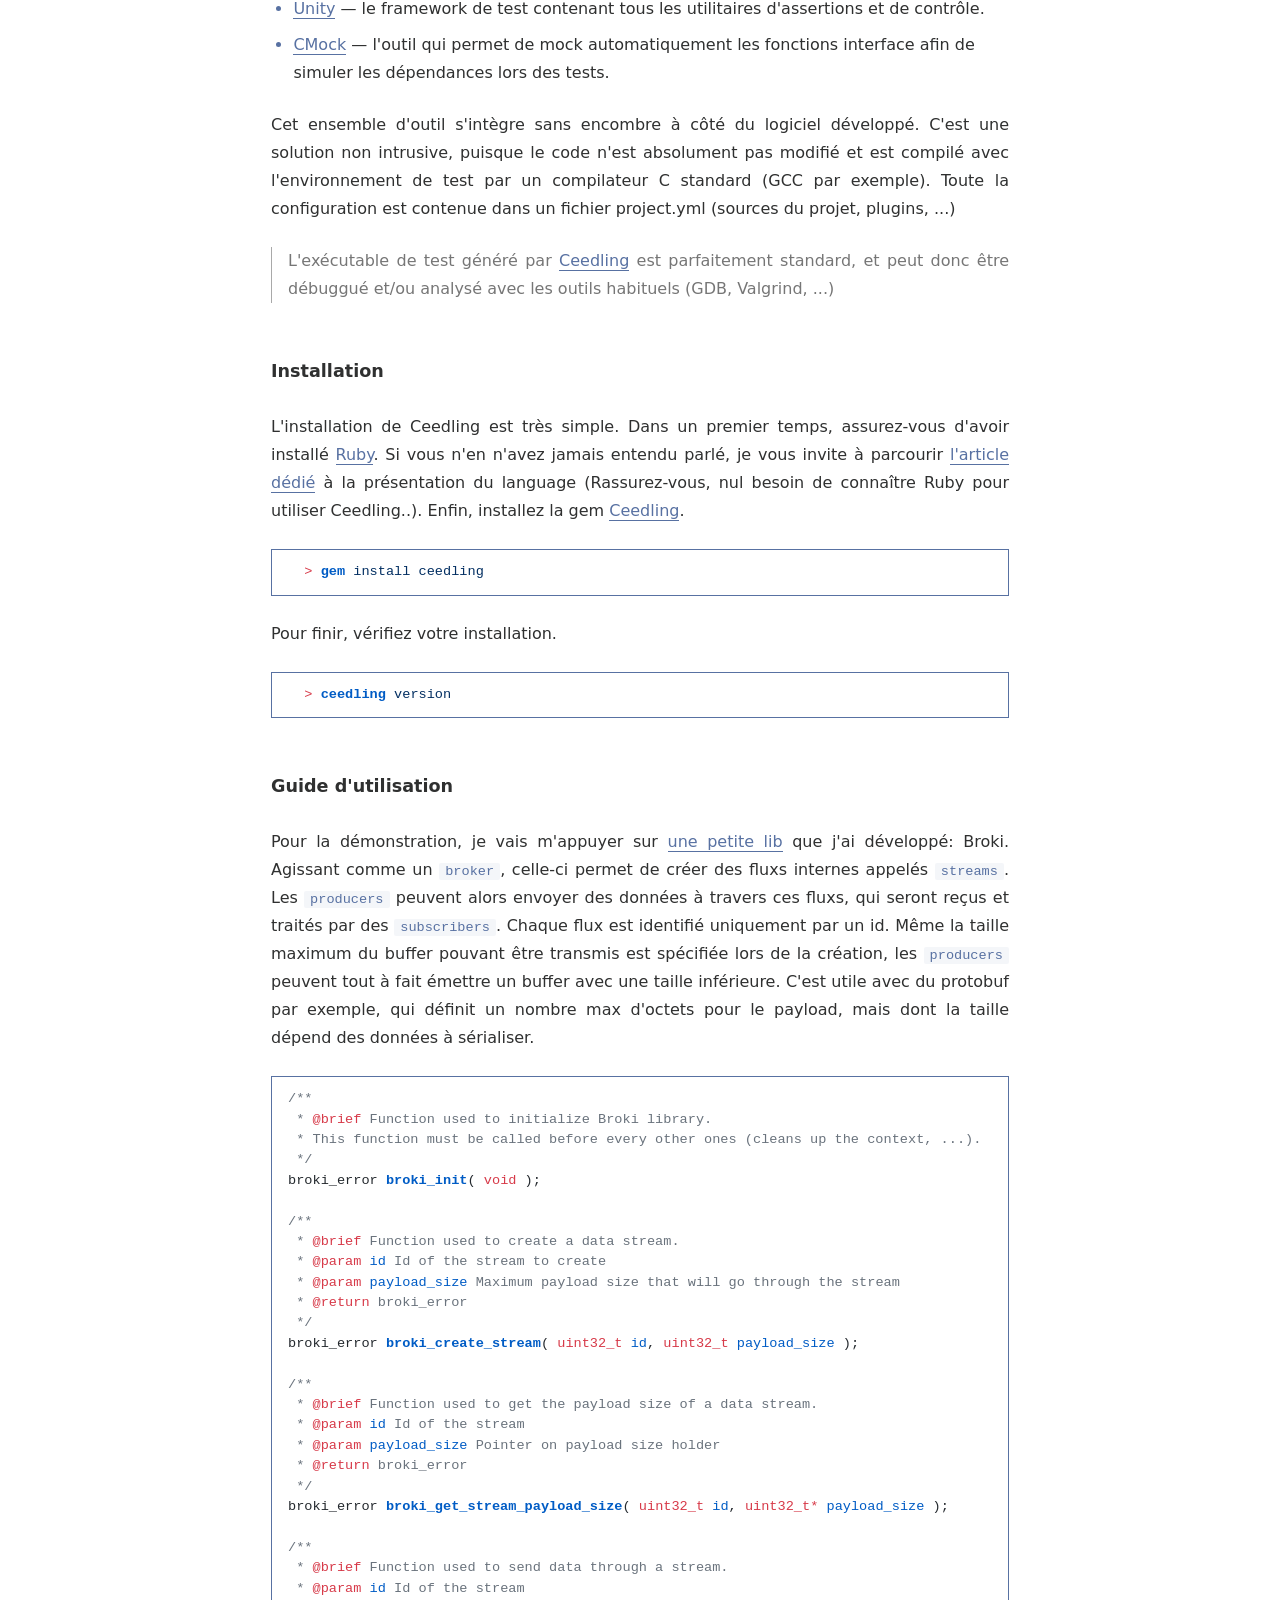
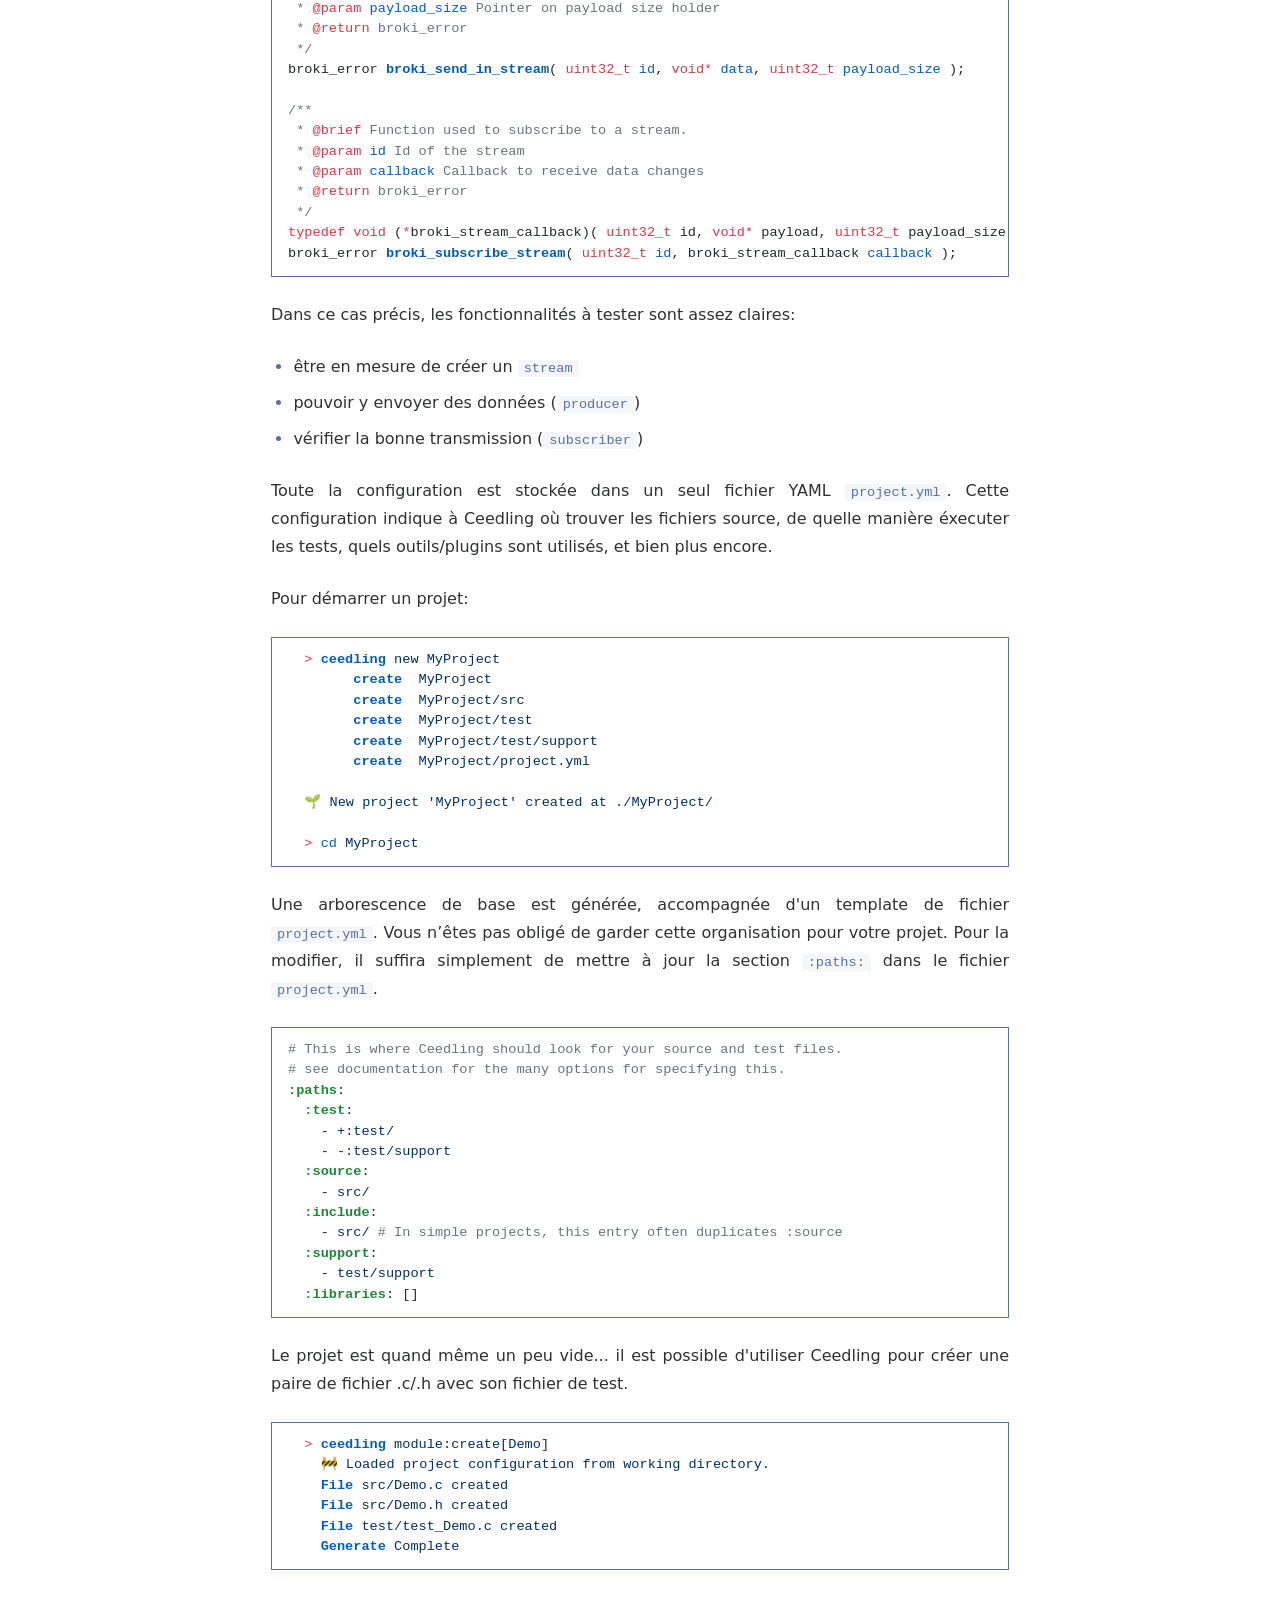
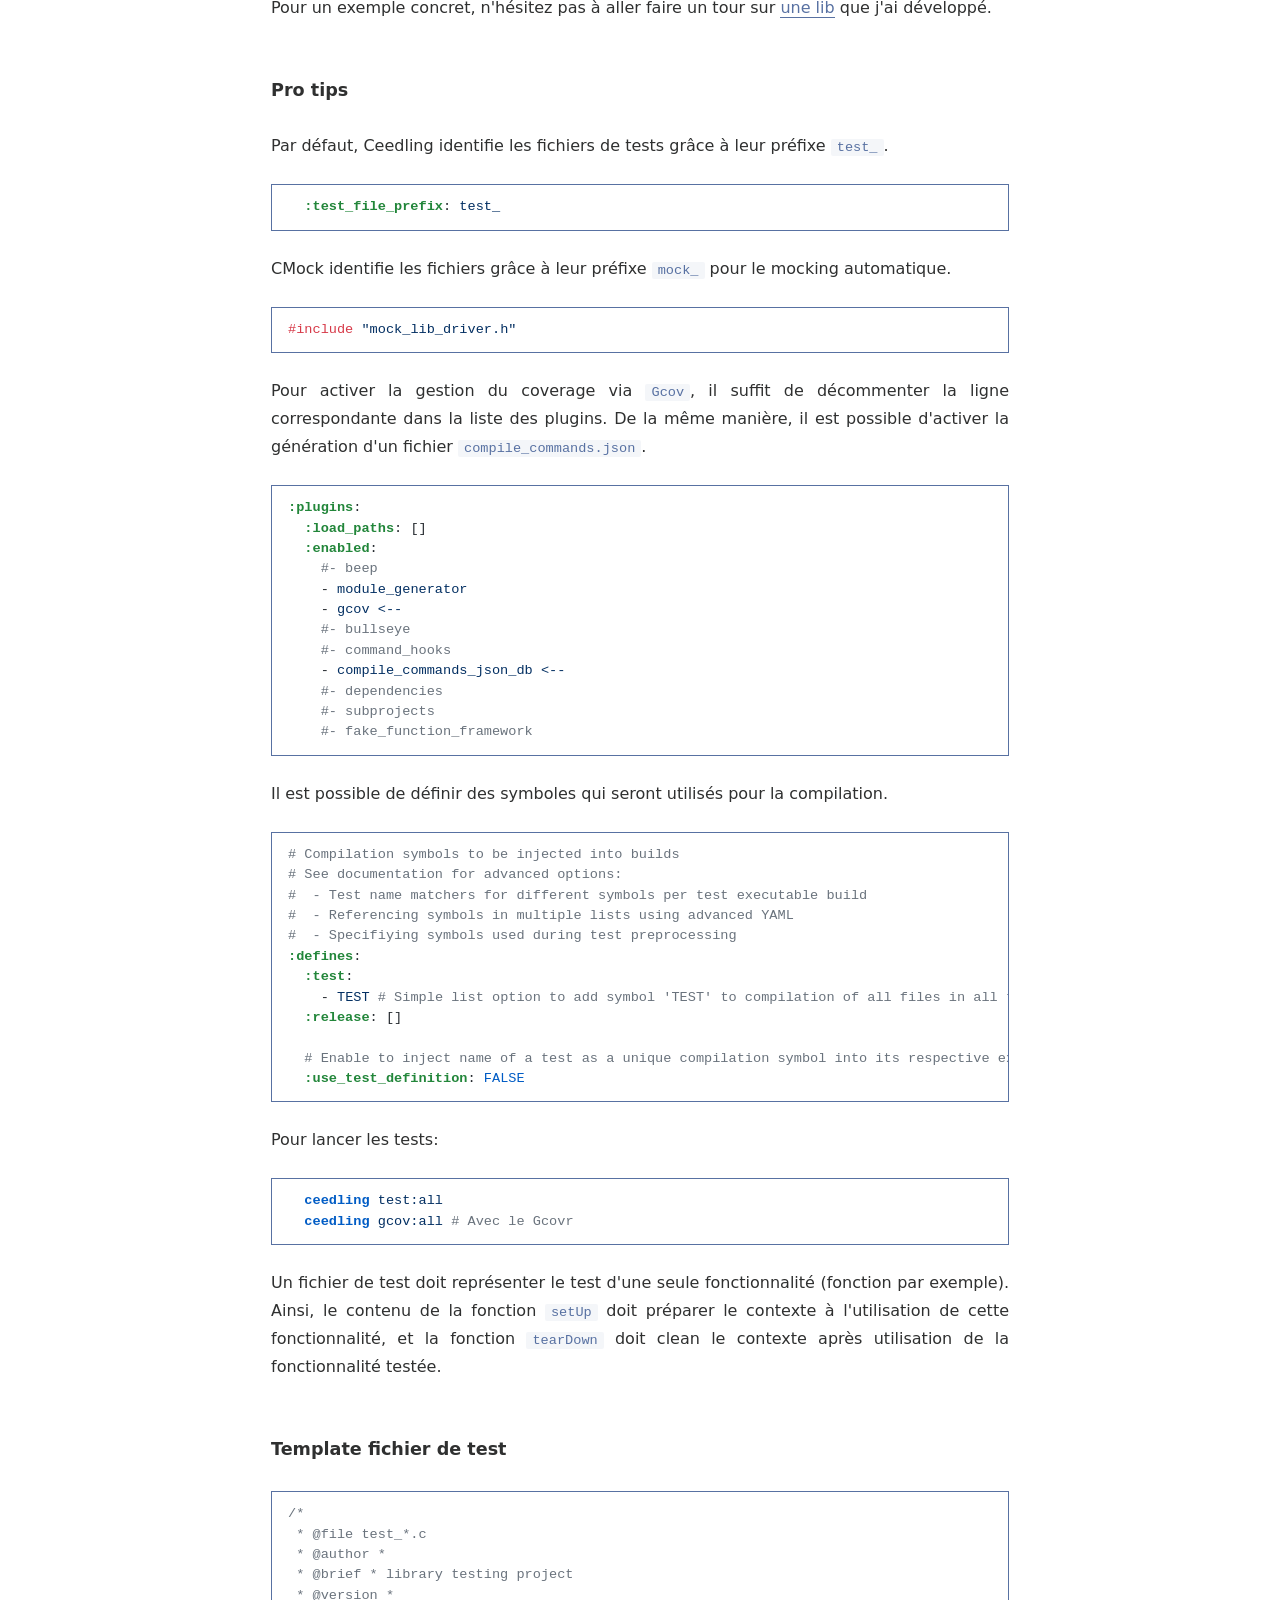
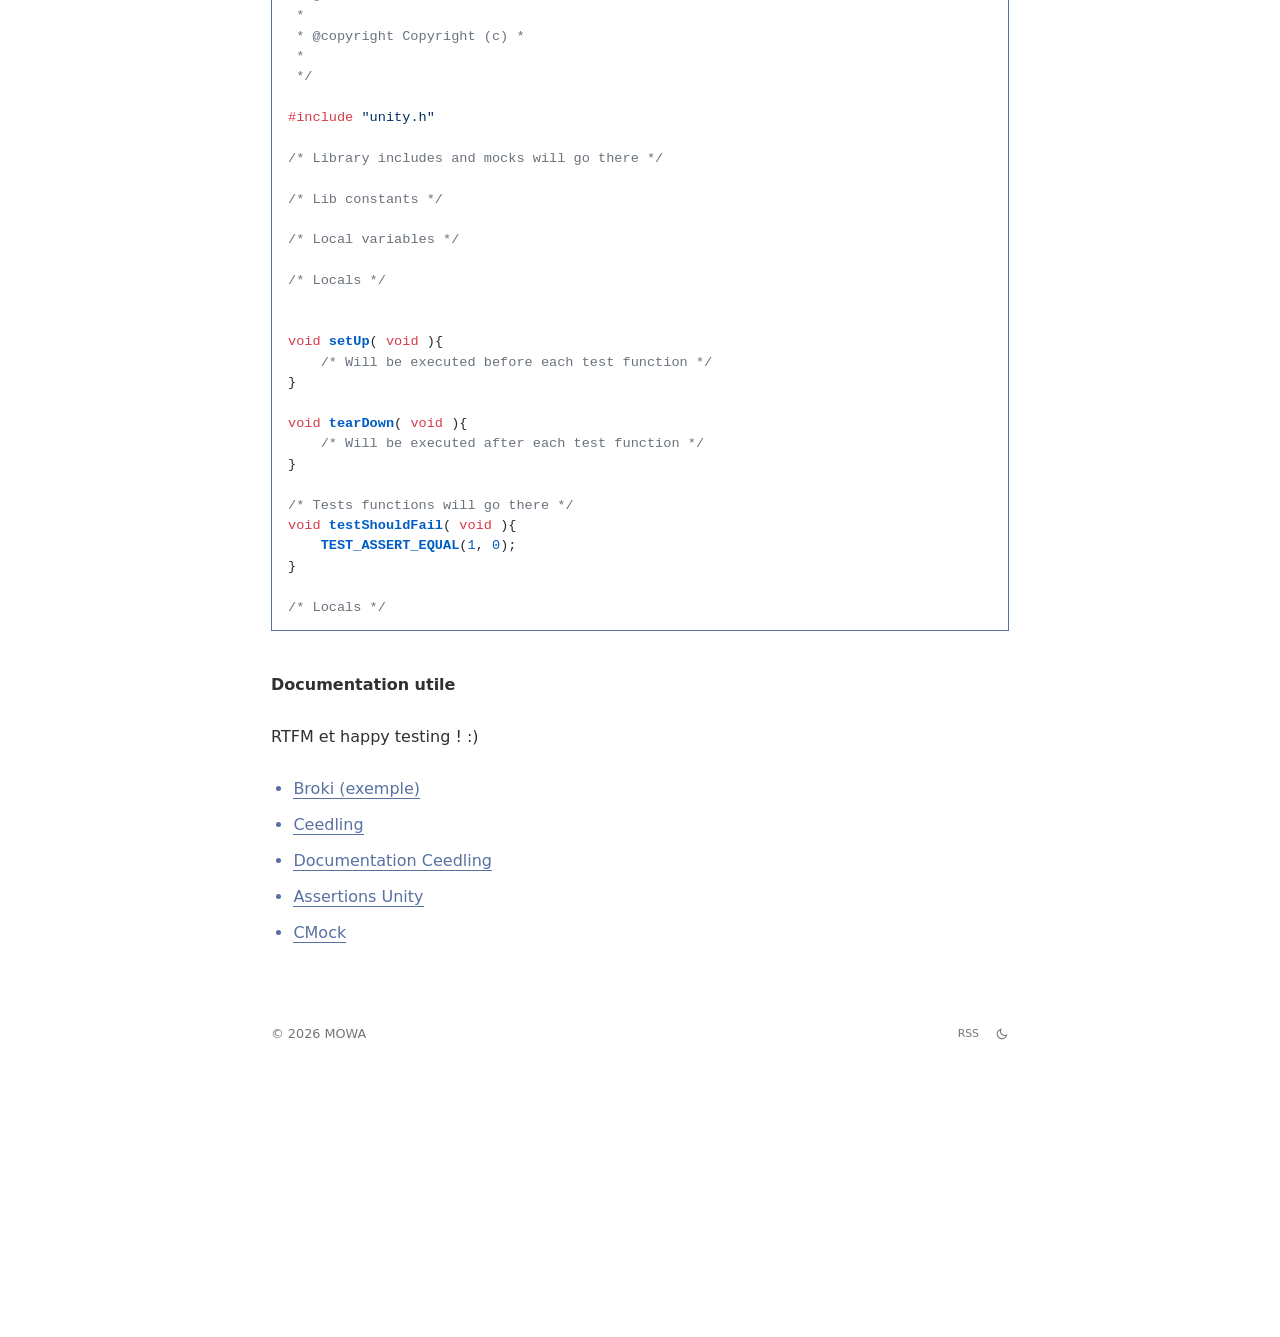
<file: posts/unit-tests-with-ceedling/index.html>
<!DOCTYPE html>

<html lang="fr">

<head>
  <meta charset="utf-8">
  <meta name="viewport" content="width=device-width, initial-scale=1.0">
  <meta name="color-scheme" content="light dark">
  
  
    
  
  <meta name="description" content="Réaliser des tests unitaires en C (embarqué) avec Ceedling">

  <title>Tests unitaires: tester un projet C (embarqué) avec Ceedling</title>
  <link rel="icon" type="image/png" sizes="32x32" href="https://mowa2.github.io/img/favicon-32x32.png">
  <link rel="icon" type="image/png" sizes="16x16" href="https://mowa2.github.io/img/favicon-16x16.png">
  <link rel="apple-touch-icon" sizes="180x180" href="https://mowa2.github.io/img/apple-touch-icon.png">
  
  <style>

  /* light mode colors */
  body {
    --primary-color: #5871a2;
    --primary-pale-color: #5871a233;
    --primary-decoration-color: #5871a210;
    --bg-color: #ffffff;
    --text-color: #2f3030;
    --text-pale-color: #767676;
    --text-decoration-color: #a9a9a9;
    --highlight-mark-color: #5f75b020;

    --callout-note-color: #5871a2;
    --callout-tip-color: #268556;
    --callout-important-color: #885fc9;
    --callout-warning-color: #ab6632;
    --callout-caution-color: #c64e4e;
  }

  /* dark mode colors */
  body.dark {
    --primary-color: #6f8fd1;
    --primary-pale-color: #6f8fd166;
    --primary-decoration-color: #6f8fd112;
    --bg-color: #1c1c1c;
    --text-color: #c1c1c1;
    --text-pale-color: #848484;
    --text-decoration-color: #5f5f5f;
    --highlight-mark-color: #8296cb3b;

    --callout-note-color: #6f8fd1;
    --callout-tip-color: #47976f;
    --callout-important-color: #9776cd;
    --callout-warning-color: #ad7a52;
    --callout-caution-color: #d06161;
  }

  /* typography */
  body {
    --main-font: ui-sans-serif, system-ui, sans-serif, 'Apple Color Emoji', 'Segoe UI Emoji', 'Segoe UI Symbol', 'Noto Color Emoji';
    --code-font: ui-monospace, SFMono-Regular, Menlo, Monaco, Consolas, 'Liberation Mono', 'Courier New', monospace;
    --homepage-max-width: 768px;
    --main-max-width: 768px;
    --avatar-size: 60px;
    --font-size: 16px;
    --line-height: 1.75;
    --img-border-radius: 0px;
    --detail-border-radius: 0px;
    --dark-mode-img-brightness: 0.75;
    --dark-mode-chart-brightness: 0.75;
    --inline-code-border-radius: 2px;
    --inline-code-bg-color: var(--primary-decoration-color);
    --block-code-border-radius: 0px;
    --block-code-border-color: var(--primary-color);
    --detail-border-color: var(--primary-color);
  }

</style>

  <link rel="stylesheet" href="https://mowa2.github.io/main.css">
  

<link id="hl" rel="stylesheet" type="text/css" href="/giallo-light.css" />



  
</head>

<body class="post">
  
  <script>
    const theme = sessionStorage.getItem('theme');
    const match = window.matchMedia("(prefers-color-scheme: dark)").matches;
    if ((theme && theme == 'dark') || (!theme && match)) {
      document.body.classList.add('dark');
      const hl = document.querySelector('link#hl');
      if (hl) hl.href = 'https://mowa2.github.io/giallo-dark.css';
    }
  </script>
  
  
<div id="wrapper">
  <div id="blank"></div>
  <aside>
    
    
    <nav>
      <ul>
        
        <li>
          <a class="h2" href="#tester-son-code">Tester son code</a>
          
          <ul>
            
            <li>
              <a class="h3" href="#les-risques-d-un-developpement-a-l-arrache">Les risques d&#x27;un développement &quot;à l&#x27;arrache&quot;</a>
            </li>
            
            <li>
              <a class="h3" href="#dormir-tranquille-grace-aux-tests-unitaires">Dormir tranquille grâce aux tests unitaires</a>
            </li>
            
            <li>
              <a class="h3" href="#disclaimer-aucune-solution-n-est-parfaite">Disclaimer: aucune solution n&#x27;est parfaite</a>
            </li>
            
          </ul>
          
        </li>
        
        <li>
          <a class="h2" href="#demarrage-rapide-avec-ceedling">Démarrage rapide avec Ceedling</a>
          
          <ul>
            
            <li>
              <a class="h3" href="#installation">Installation</a>
            </li>
            
            <li>
              <a class="h3" href="#guide-d-utilisation">Guide d&#x27;utilisation</a>
            </li>
            
            <li>
              <a class="h3" href="#pro-tips">Pro tips</a>
            </li>
            
            <li>
              <a class="h3" href="#template-fichier-de-test">Template fichier de test</a>
            </li>
            
          </ul>
          
        </li>
        
      </ul>
    </nav>
    
    
    <button id="back-to-top" aria-label="back to top">
      
      <svg xmlns="http://www.w3.org/2000/svg" width="18" height="18" viewBox="0 0 24 24" fill="none" stroke="currentColor" stroke-width="2" stroke-linecap="round" stroke-linejoin="round" class="feather feather-arrow-up"><line x1="12" y1="19" x2="12" y2="5"></line><polyline points="5 12 12 5 19 12"></polyline></svg>

    </button>
    
  </aside>
  <main>
    
<header>
  <nav>
    <a id="back-link" href="https:&#x2F;&#x2F;mowa2.github.io&#x2F;posts">← Retour</a>
  </nav>
</header>


    <div>
      
      
      
      
      <div id="copy-cfg" style="display: none;" data-copy-icon="&lt;svg xmlns=&quot;http:&#x2F;&#x2F;www.w3.org&#x2F;2000&#x2F;svg&quot; viewBox=&quot;0 0 24 24&quot; width=&quot;18&quot; height=&quot;18&quot;&gt;&lt;path d=&quot;M6.9998 6V3C6.9998 2.44772 7.44752 2 7.9998 2H19.9998C20.5521 2 20.9998 2.44772 20.9998 3V17C20.9998 17.5523 20.5521 18 19.9998 18H16.9998V20.9991C16.9998 21.5519 16.5499 22 15.993 22H4.00666C3.45059 22 3 21.5554 3 20.9991L3.0026 7.00087C3.0027 6.44811 3.45264 6 4.00942 6H6.9998ZM5.00242 8L5.00019 20H14.9998V8H5.00242ZM8.9998 6H16.9998V16H18.9998V4H8.9998V6Z&quot; fill=&quot;currentColor&quot;&gt;&lt;&#x2F;path&gt;&lt;&#x2F;svg&gt;
" data-check-icon="&lt;svg xmlns=&quot;http:&#x2F;&#x2F;www.w3.org&#x2F;2000&#x2F;svg&quot; viewBox=&quot;0 0 24 24&quot; width=&quot;18&quot; height=&quot;18&quot;&gt;&lt;path d=&quot;M10.0007 15.1709L19.1931 5.97852L20.6073 7.39273L10.0007 17.9993L3.63672 11.6354L5.05093 10.2212L10.0007 15.1709Z&quot; fill=&quot;currentColor&quot;&gt;&lt;&#x2F;path&gt;&lt;&#x2F;svg&gt;
"></div>
      
      <article class="prose">
        <h1>Tests unitaires: tester un projet C (embarqué) avec Ceedling</h1>
        <div id="post-info">
          <div id="date">
            <span id="publish">Mar 15, 2026</span>
            </div>

          
          <div id="tags">
            <a class="instant" href="https://mowa2.github.io//tags/tests-unitaires"><span>#</span>Tests unitaires</a><a class="instant" href="https://mowa2.github.io//tags/code"><span>#</span>Code</a><a class="instant" href="https://mowa2.github.io//tags/c"><span>#</span>C</a>
          </div>
          
        </div>

        
        

        <blockquote id="outdate_alert" class="callout caution hidden" data-days="120"
          data-alert-text-before="This article was last updated "
          data-alert-text-after=" days ago and may be out of date.">
          <div class="content"></div>
        </blockquote>
        

        <h1 id="tester-son-code">Tester son code<a class="zola-anchor" href="#tester-son-code" aria-label="Anchor link for: tester-son-code" style="visibility: hidden;"></a>
</h1>
<p>Aaaah, les tests… Probablement l’un des sujets qui divise le plus dans un bureau de dev'.</p>
<blockquote>
<p>« C’est inutile, ça prend trop de temps, le client testera. » « Il n’y a pas de tests ? On ne déploie rien. »</p>
</blockquote>
<p>Entre ceux qui ne voient que par le TDD et les afficionados du <code>printf("ça marche\n");</code>, il y a peut-être un juste milieu.</p>
<p>Personnellement, je me range du côté de ceux qui pensent que la présence de tests, quels qu'ils soient, fait partie des critères de validation d'un développement — même en C. Surtout en C.</p>
<p>Mais alors, comment tester son code ? Tests de bout en bout (E2E), d'intégration, unitaires, jéjé qui clique toute la journée et qui regarde si ça pète ? Même si la dernière était juste une petite boutade, en réalité, toutes les méthodes ont leur intêret et se complètent. À mon avis, le plus important c'est de se lancer et de commencer avec quelque chose, puis d'améliorer sa stratégie au fur et à mesure.</p>
<blockquote>
<p><em>Un seul test écrit, c’est déjà une fonctionnalité couverte.</em></p>
</blockquote>
<p>Dans cet article, je vais aborder le sujet des tests unitaires en C avec <a rel="nofollow noreferrer external" href="https://www.throwtheswitch.org/ceedling">Ceedling</a>. Pourquoi <a rel="nofollow noreferrer external" href="https://www.throwtheswitch.org/ceedling">Ceedling</a> ? Car c'est un outil complet, pensé pour le C, largement utilisé en embarqué, simplifiant énormément la mise en place d’une vraie stratégie de tests — sans transformer votre projet en usine à gaz.</p>
<p>L’objectif ici n’est pas de devenir expert en tests en 15 minutes, mais de comprendre comment intégrer proprement des tests unitaires dans un projet C. Je ne vais pas non plus vous faire un cours magistral sur les tests unitaires — il existe déjà des centaines d’articles très bien faits sur le sujet. Néanmoins, je pense qu’un bref rappel est utile pour bien comprendre les enjeux, surtout dans un environnement embarqué (ou proche).</p>
<h2 id="les-risques-d-un-developpement-a-l-arrache">Les risques d'un développement "à l'arrache"<a class="zola-anchor" href="#les-risques-d-un-developpement-a-l-arrache" aria-label="Anchor link for: les-risques-d-un-developpement-a-l-arrache" style="visibility: hidden;"></a>
</h2>
<p>La liste est looooooongue.. En voici un petit aperçu, non exhaustif:</p>
<h3 id="les-3-mois-de-developpement-annonces-qui-s-etalent-sur-l-annee">Les 3 mois de développement annoncés qui s'étalent sur l'année<a class="zola-anchor" href="#les-3-mois-de-developpement-annonces-qui-s-etalent-sur-l-annee" aria-label="Anchor link for: les-3-mois-de-developpement-annonces-qui-s-etalent-sur-l-annee" style="visibility: hidden;"></a>
</h3>
<p>On pense gagner du temps en ne testant pas. Dans la réalité :</p>
<ul>
<li>Le développeur passe son temps à corriger, car la fonctionnalité ne fonctionne réellement qu'après quelques itérations.</li>
<li>La recherche de bugs devient interminable: on ajoute des printf, on recompile, on reflashe, on recommence.</li>
<li>La validation manuelle est fastidieuse, répétitive et tout les cas ne sont jamais couverts.</li>
<li>Le refactoring est repoussé  depuis des mois, parce que "ça marche comme ça" et que personne n’a envie de découvrir ce que ça casse.</li>
</ul>
<p>Chaque bug coûte plus cher que s’il avait été détecté immédiatement.</p>
<h3 id="les-regressions-et-effets-de-bord">Les régressions et effets de bord<a class="zola-anchor" href="#les-regressions-et-effets-de-bord" aria-label="Anchor link for: les-regressions-et-effets-de-bord" style="visibility: hidden;"></a>
</h3>
<p>Le module écrit il y a 3 ans, 1200 lignes, 14 variables globales, 8 dépendances croisées.. Bref personne n’ose y toucher. Tu corriges un bug ? Tu en créé deux nouveaux.</p>
<p>Par le passé, un ami comparait souvent les correctifs sur des vieux softs sans tests ni documentation à une pelote de laine. Tu penses démêler en tirant doucement sur un fil, au final tu ne fais que créer un nouveau noeud dans une pelote déjà emmêlée.</p>
<p>Pas de tests → pas de garde-fous. Chaque modification devient une expérience en production. Le client teste, et se plaint.</p>
<h3 id="code-peu-ou-pas-fiable">Code peu (ou pas) fiable<a class="zola-anchor" href="#code-peu-ou-pas-fiable" aria-label="Anchor link for: code-peu-ou-pas-fiable" style="visibility: hidden;"></a>
</h3>
<p>Moins on teste, moins on maîtrise. Les bugs n’apparaissent pas toujours immédiatement, et peuvent provenir de n'importe où: Une valeur limite, un overflow/underflow, une condition rare, un reboot inattendu, un rayon cosmique (non pour celui là je rigole, même si <a rel="nofollow noreferrer external" href="https://cside.com/blog/cosmic-ray-bit-flips-and-the-hidden-risk-at-scale">c'est peut être déjà arrivé</a>)</p>
<p>On peut penser au cas du Zune 30, bloqué le 31 décembre 2008 à cause d’un bug lié au calcul d’année bissextile - un cas limite, non anticipé, impact mondial.</p>
<h2 id="dormir-tranquille-grace-aux-tests-unitaires">Dormir tranquille grâce aux tests unitaires<a class="zola-anchor" href="#dormir-tranquille-grace-aux-tests-unitaires" aria-label="Anchor link for: dormir-tranquille-grace-aux-tests-unitaires" style="visibility: hidden;"></a>
</h2>
<blockquote>
<p>« Mais alors, qu'est ce que je peux faire pour éviter ça ? »</p>
</blockquote>
<p>Les tests unitaires constituent une véritable stratégie de gestion du risque, de documentation et d’amélioration continue. En investissant dans une bonne couverture de tests dès le début du projet, on gagne en stabilité, en rapidité de développement et en confiance collective, tout en réduisant les coûts de maintenance à long terme.</p>
<h3 id="un-code-reellement-conforme-aux-attentes">Un code réellement conforme aux attentes<a class="zola-anchor" href="#un-code-reellement-conforme-aux-attentes" aria-label="Anchor link for: un-code-reellement-conforme-aux-attentes" style="visibility: hidden;"></a>
</h3>
<p>Avec la mise en place des tests unitaires, lorsqu'une fonctionnalité est demandée et qu'un cahier des charges est rédigé, le développeur peut en déduire des cas de tests. Le code pourra alors y être soumis, et le développement ne sera validé que lorsque l'entièreté des tests seront passés.</p>
<p>Le développeur est en mesure d'au moins estimer clairement à quel point son développement est conforme et couvre les attentes du cahier des charges. Avant: « Oui normalement ça marche. » — après: « Je t'assure que dans ce cadre là, ça fonctionne! ».</p>
<h3 id="une-auto-documentation">Une "auto-documentation"<a class="zola-anchor" href="#une-auto-documentation" aria-label="Anchor link for: une-auto-documentation" style="visibility: hidden;"></a>
</h3>
<p>Les tests unitaires sont une véritable documentation exécutable pour le code qu'ils couvrent. Entre le listing exhaustif des fonctionnalités, la démonstration de l'usage des fonctions de l'API et la mise en lumière des cas aux limites, il ne reste plus qu'à y insérer un schéma et une petite introduction pour disposer d'une base de documentation solide.</p>
<p>C'est aussi une méthode très pérenne pour la documentation. Etant donné que les tests suivent l'évolution du code, la documentation est toujours à jour! ;)</p>
<h3 id="une-architecture-mieux-pensee">Une architecture mieux pensée<a class="zola-anchor" href="#une-architecture-mieux-pensee" aria-label="Anchor link for: une-architecture-mieux-pensee" style="visibility: hidden;"></a>
</h3>
<p>Je ne dis pas que sans tests unitaires, il est impossible de concevoir une architecture correcte.. L'inverse n'est pas toujours vrai non plus. Mais la mise en place des TUs force le développeur à réfléchir, et cette réflexion permet d'éviter une dette technique potentiellement fatale pour un projet.</p>
<p>Adieu les 36 dépendances imbriquées, les fonctionnements bancales et les corner case cachés; place aux workflow clairs et aux API proprement structurées!</p>
<h3 id="le-filet-de-securite-dont-revent-tous-les-developpeurs">Le filet de sécurité dont rêvent tous les développeurs<a class="zola-anchor" href="#le-filet-de-securite-dont-revent-tous-les-developpeurs" aria-label="Anchor link for: le-filet-de-securite-dont-revent-tous-les-developpeurs" style="visibility: hidden;"></a>
</h3>
<p>Mise en contexte: Vous ajoutez une fonctionnalité sur un code déjà existant. Vous touchez un peu partout, parfois même à des endroits dont vous n'avez pas une maîtrise totale. L'angoisse monte... « J'espère que je n'ai rien cassé.. » « C'est le socle principal de l'application.. ». Vous découvrez alors un dossier tests/, contenant un readme indiquant les étapes à suivre pour les exécuter.</p>
<p>Quelques secondes plus tard, vous lancez les tests. Les tests unitaires deviennent alors un véritable filet de sécurité : ils permettent de vérifier rapidement que vos modifications n’ont pas introduit de régressions et offrent la confiance nécessaire pour continuer à faire évoluer le code sereinement — même lorsque plusieurs développeurs travaillent dessus.</p>
<p>Bien entendu avant de partir, vous vous assurez d'avoir ajouté les tests nécessaires pour couvrir le code que vous venez d'introduire ;)</p>
<h2 id="disclaimer-aucune-solution-n-est-parfaite">Disclaimer: aucune solution n'est parfaite<a class="zola-anchor" href="#disclaimer-aucune-solution-n-est-parfaite" aria-label="Anchor link for: disclaimer-aucune-solution-n-est-parfaite" style="visibility: hidden;"></a>
</h2>
<p>Eh oui, je vous mentirais en vous disant que la mise en place de tests unitaires ne venait pas avec son lot d'inconvénients. Il faut en être conscient pour
pouvoir les maitriser par la suite.</p>
<p>Dans un premier temps, leur mise en place peut être fastidieuse, surtout sur un code déjà écrit. Néanmoins, c'est un point qui peut être rapidement effacé avec une méthodologie efficace (TDD par exemple).</p>
<p>Ensuite, les tests unitaires par essence, suivent le développement du code testé. Il doivent donc être maintenus et entretenus. C'est donc une tâche à prendre en compte dans le temps de développement (temps largement rattrapé par la suite).</p>
<p>Enfin, et c'est inhérent à toute solution de qualité logicielle, ces tests doivent être exécutés. En effet, s'ils ne sont pas lancés après chaque correction ou ajout de nouvelle fonctionnalité, autant dire qu'il ne servent à rien.</p>
<blockquote>
<p>Les tests unitaires ne sont pas LA seule solution, mais leur mise en place est clairement conseillée afin de garantir une certaine qualité logicielle.</p>
</blockquote>
<h1 id="demarrage-rapide-avec-ceedling">Démarrage rapide avec Ceedling<a class="zola-anchor" href="#demarrage-rapide-avec-ceedling" aria-label="Anchor link for: demarrage-rapide-avec-ceedling" style="visibility: hidden;"></a>
</h1>
<p><a rel="nofollow noreferrer external" href="https://www.throwtheswitch.org/ceedling">Ceedling</a> est un outil en ligne de commande qui facilite la mise en place et l’exécution de tests unitaires dans des projets écrits en C. En somme, c'est un build system, permettant de construire un environnement de test complet pour organiser et compiler les tests, les exécuter et afficher le résultat.</p>
<p>Pour fonctionner, <a rel="nofollow noreferrer external" href="https://www.throwtheswitch.org/ceedling">Ceedling</a> s’appuie sur deux bibliothèques principales (développées par le même éditeur) :</p>
<ul>
<li><a rel="nofollow noreferrer external" href="https://www.throwtheswitch.org/unity">Unity</a> — le framework de test contenant tous les utilitaires d'assertions et de contrôle.</li>
<li><a rel="nofollow noreferrer external" href="https://www.throwtheswitch.org/cmock">CMock</a> — l'outil qui permet de mock automatiquement les fonctions interface  afin de simuler les dépendances lors des tests.</li>
</ul>
<p>Cet ensemble d'outil s'intègre sans encombre à côté du logiciel développé. C'est une solution non intrusive, puisque le code n'est absolument pas modifié et est compilé avec l'environnement de test par un compilateur C standard (GCC par exemple). Toute la configuration est contenue dans un fichier project.yml (sources du projet, plugins, ...)</p>
<blockquote>
<p>L'exécutable de test généré par <a rel="nofollow noreferrer external" href="https://www.throwtheswitch.org/ceedling">Ceedling</a> est parfaitement standard, et peut donc être débuggué et/ou analysé avec les outils habituels (GDB, Valgrind, ...)</p>
</blockquote>
<h2 id="installation">Installation<a class="zola-anchor" href="#installation" aria-label="Anchor link for: installation" style="visibility: hidden;"></a>
</h2>
<p>L'installation de Ceedling est très simple. Dans un premier temps, assurez-vous d'avoir installé <a href="htts://www.ruby-lang.org/">Ruby</a>. Si vous n'en n'avez jamais entendu parlé, je vous invite à parcourir <a rel="nofollow noreferrer external" href="https://www.ruby-lang.org/fr/documentation/quickstart/">l'article dédié</a> à la présentation du language (Rassurez-vous, nul besoin de connaître Ruby pour utiliser Ceedling..). Enfin, installez la gem <a rel="nofollow noreferrer external" href="https://www.throwtheswitch.org/ceedling">Ceedling</a>.</p>
<pre class="giallo z-code"><code data-lang="shellscript"><span class="giallo-l"><span class="z-keyword">  &gt;</span><span class="z-entity z-name"> gem</span><span class="z-string"> install</span><span class="z-string"> ceedling</span></span></code></pre>
<p>Pour finir, vérifiez votre installation.</p>
<pre class="giallo z-code"><code data-lang="shellscript"><span class="giallo-l"><span class="z-keyword">  &gt;</span><span class="z-entity z-name"> ceedling</span><span class="z-string"> version</span></span></code></pre><h2 id="guide-d-utilisation">Guide d'utilisation<a class="zola-anchor" href="#guide-d-utilisation" aria-label="Anchor link for: guide-d-utilisation" style="visibility: hidden;"></a>
</h2>
<p>Pour la démonstration, je vais m'appuyer sur <a rel="nofollow noreferrer external" href="https://github.com/MOWA2/Broki">une petite lib</a> que j'ai développé: Broki. Agissant comme un <code>broker</code>, celle-ci permet de créer des fluxs internes appelés <code>streams</code>. Les <code>producers</code> peuvent alors envoyer des données à travers ces fluxs, qui seront reçus et traités par des <code>subscribers</code>. Chaque flux est identifié uniquement par un id. Même la taille maximum du buffer pouvant être transmis est spécifiée lors de la création, les <code>producers</code> peuvent tout à fait émettre un buffer avec une taille inférieure. C'est utile avec du protobuf par exemple, qui définit un nombre max d'octets pour le payload, mais dont la taille dépend des données à sérialiser.</p>
<pre class="giallo z-code"><code data-lang="c"><span class="giallo-l"><span class="z-punctuation z-definition z-comment">/**</span></span>
<span class="giallo-l"><span class="z-comment"> * </span><span class="z-storage z-type">@brief</span><span class="z-comment"> Function used to initialize Broki library.</span></span>
<span class="giallo-l"><span class="z-comment"> * This function must be called before every other ones (cleans up the context, ...).</span></span>
<span class="giallo-l"><span class="z-punctuation z-definition z-comment"> */</span></span>
<span class="giallo-l"><span>broki_error </span><span class="z-entity z-name">broki_init</span><span>(</span><span class="z-storage z-type"> void</span><span> )</span><span>;</span></span>
<span class="giallo-l"></span>
<span class="giallo-l"><span class="z-punctuation z-definition z-comment">/**</span></span>
<span class="giallo-l"><span class="z-comment"> * </span><span class="z-storage z-type">@brief</span><span class="z-comment"> Function used to create a data stream.</span></span>
<span class="giallo-l"><span class="z-comment"> * </span><span class="z-storage z-type">@param</span><span class="z-variable"> id</span><span class="z-comment"> Id of the stream to create</span></span>
<span class="giallo-l"><span class="z-comment"> * </span><span class="z-storage z-type">@param</span><span class="z-variable"> payload_size</span><span class="z-comment"> Maximum payload size that will go through the stream</span></span>
<span class="giallo-l"><span class="z-comment"> * </span><span class="z-storage z-type">@return</span><span class="z-comment"> broki_error</span></span>
<span class="giallo-l"><span class="z-punctuation z-definition z-comment"> */</span></span>
<span class="giallo-l"><span>broki_error </span><span class="z-entity z-name">broki_create_stream</span><span>(</span><span class="z-storage z-type"> uint32_t</span><span class="z-variable"> id</span><span>,</span><span class="z-storage z-type"> uint32_t</span><span class="z-variable"> payload_size</span><span> )</span><span>;</span></span>
<span class="giallo-l"></span>
<span class="giallo-l"><span class="z-punctuation z-definition z-comment">/**</span></span>
<span class="giallo-l"><span class="z-comment"> * </span><span class="z-storage z-type">@brief</span><span class="z-comment"> Function used to get the payload size of a data stream.</span></span>
<span class="giallo-l"><span class="z-comment"> * </span><span class="z-storage z-type">@param</span><span class="z-variable"> id</span><span class="z-comment"> Id of the stream</span></span>
<span class="giallo-l"><span class="z-comment"> * </span><span class="z-storage z-type">@param</span><span class="z-variable"> payload_size</span><span class="z-comment"> Pointer on payload size holder</span></span>
<span class="giallo-l"><span class="z-comment"> * </span><span class="z-storage z-type">@return</span><span class="z-comment"> broki_error</span></span>
<span class="giallo-l"><span class="z-punctuation z-definition z-comment"> */</span></span>
<span class="giallo-l"><span>broki_error </span><span class="z-entity z-name">broki_get_stream_payload_size</span><span>(</span><span class="z-storage z-type"> uint32_t</span><span class="z-variable"> id</span><span>,</span><span class="z-storage z-type"> uint32_t</span><span class="z-keyword">*</span><span class="z-variable"> payload_size</span><span> )</span><span>;</span></span>
<span class="giallo-l"></span>
<span class="giallo-l"><span class="z-punctuation z-definition z-comment">/**</span></span>
<span class="giallo-l"><span class="z-comment"> * </span><span class="z-storage z-type">@brief</span><span class="z-comment"> Function used to send data through a stream.</span></span>
<span class="giallo-l"><span class="z-comment"> * </span><span class="z-storage z-type">@param</span><span class="z-variable"> id</span><span class="z-comment"> Id of the stream</span></span>
<span class="giallo-l"><span class="z-comment"> * </span><span class="z-storage z-type">@param</span><span class="z-variable"> payload_size</span><span class="z-comment"> Pointer on payload size holder</span></span>
<span class="giallo-l"><span class="z-comment"> * </span><span class="z-storage z-type">@return</span><span class="z-comment"> broki_error</span></span>
<span class="giallo-l"><span class="z-punctuation z-definition z-comment"> */</span></span>
<span class="giallo-l"><span>broki_error </span><span class="z-entity z-name">broki_send_in_stream</span><span>(</span><span class="z-storage z-type"> uint32_t</span><span class="z-variable"> id</span><span>,</span><span class="z-storage z-type"> void</span><span class="z-keyword">*</span><span class="z-variable"> data</span><span>,</span><span class="z-storage z-type"> uint32_t</span><span class="z-variable"> payload_size</span><span> )</span><span>;</span></span>
<span class="giallo-l"></span>
<span class="giallo-l"><span class="z-punctuation z-definition z-comment">/**</span></span>
<span class="giallo-l"><span class="z-comment"> * </span><span class="z-storage z-type">@brief</span><span class="z-comment"> Function used to subscribe to a stream.</span></span>
<span class="giallo-l"><span class="z-comment"> * </span><span class="z-storage z-type">@param</span><span class="z-variable"> id</span><span class="z-comment"> Id of the stream</span></span>
<span class="giallo-l"><span class="z-comment"> * </span><span class="z-storage z-type">@param</span><span class="z-variable"> callback</span><span class="z-comment"> Callback to receive data changes</span></span>
<span class="giallo-l"><span class="z-comment"> * </span><span class="z-storage z-type">@return</span><span class="z-comment"> broki_error</span></span>
<span class="giallo-l"><span class="z-punctuation z-definition z-comment"> */</span></span>
<span class="giallo-l"><span class="z-keyword">typedef</span><span class="z-storage z-type"> void</span><span> (</span><span class="z-keyword">*</span><span>broki_stream_callback</span><span>)</span><span>(</span><span class="z-storage z-type"> uint32_t</span><span> id</span><span>,</span><span class="z-storage z-type"> void</span><span class="z-keyword">*</span><span> payload</span><span>,</span><span class="z-storage z-type"> uint32_t</span><span> payload_size </span><span>)</span><span>;</span></span>
<span class="giallo-l"><span>broki_error </span><span class="z-entity z-name">broki_subscribe_stream</span><span>(</span><span class="z-storage z-type"> uint32_t</span><span class="z-variable"> id</span><span>,</span><span> broki_stream_callback </span><span class="z-variable">callback</span><span> )</span><span>;</span></span></code></pre>
<p>Dans ce cas précis, les fonctionnalités à tester sont assez claires:</p>
<ul>
<li>être en mesure de créer un <code>stream</code></li>
<li>pouvoir y envoyer des données (<code>producer</code>)</li>
<li>vérifier la bonne transmission (<code>subscriber</code>)</li>
</ul>
<p>Toute la configuration est stockée dans un seul fichier YAML <code>project.yml</code>. Cette configuration indique à Ceedling où trouver les fichiers source, de quelle manière éxecuter les tests, quels outils/plugins sont utilisés, et bien plus encore.</p>
<p>Pour démarrer un projet:</p>
<pre class="giallo z-code"><code data-lang="shellscript"><span class="giallo-l"><span class="z-keyword">  &gt;</span><span class="z-entity z-name"> ceedling</span><span class="z-string"> new</span><span class="z-string"> MyProject</span></span>
<span class="giallo-l"><span class="z-entity z-name">        create</span><span class="z-string">  MyProject</span></span>
<span class="giallo-l"><span class="z-entity z-name">        create</span><span class="z-string">  MyProject/src</span></span>
<span class="giallo-l"><span class="z-entity z-name">        create</span><span class="z-string">  MyProject/test</span></span>
<span class="giallo-l"><span class="z-entity z-name">        create</span><span class="z-string">  MyProject/test/support</span></span>
<span class="giallo-l"><span class="z-entity z-name">        create</span><span class="z-string">  MyProject/project.yml</span></span>
<span class="giallo-l"></span>
<span class="giallo-l"><span class="z-entity z-name">  🌱</span><span class="z-string"> New</span><span class="z-string"> project</span><span class="z-punctuation z-definition z-string"> &#39;</span><span class="z-string">MyProject</span><span class="z-punctuation z-definition z-string">&#39;</span><span class="z-string"> created</span><span class="z-string"> at</span><span class="z-string"> ./MyProject/</span></span>
<span class="giallo-l"></span>
<span class="giallo-l"><span class="z-keyword">  &gt;</span><span class="z-support"> cd</span><span class="z-string"> MyProject</span></span></code></pre>
<p>Une arborescence de base est générée, accompagnée d'un template de fichier <code>project.yml</code>. Vous n’êtes pas obligé de garder cette organisation pour votre projet. Pour la modifier, il suffira simplement de mettre à jour la section <code>:paths:</code> dans le fichier <code>project.yml</code>.</p>
<pre class="giallo z-code"><code data-lang="yaml"><span class="giallo-l"><span class="z-punctuation z-definition z-comment">#</span><span class="z-comment"> This is where Ceedling should look for your source and test files.</span></span>
<span class="giallo-l"><span class="z-punctuation z-definition z-comment">#</span><span class="z-comment"> see documentation for the many options for specifying this.</span></span>
<span class="giallo-l"><span class="z-entity z-name z-tag">:p</span><span class="z-entity z-name z-tag">aths</span><span>:</span></span>
<span class="giallo-l"><span class="z-entity z-name z-tag">  :t</span><span class="z-entity z-name z-tag">est</span><span>:</span></span>
<span class="giallo-l"><span>    -</span><span class="z-string"> +</span><span class="z-string">:test/</span></span>
<span class="giallo-l"><span>    -</span><span class="z-string"> -:</span><span class="z-string">test/support</span></span>
<span class="giallo-l"><span class="z-entity z-name z-tag">  :s</span><span class="z-entity z-name z-tag">ource</span><span>:</span></span>
<span class="giallo-l"><span>    -</span><span class="z-string"> s</span><span class="z-string">rc/</span></span>
<span class="giallo-l"><span class="z-entity z-name z-tag">  :i</span><span class="z-entity z-name z-tag">nclude</span><span>:</span></span>
<span class="giallo-l"><span>    -</span><span class="z-string"> s</span><span class="z-string">rc/</span><span class="z-punctuation z-definition z-comment"> #</span><span class="z-comment"> In simple projects, this entry often duplicates :source</span></span>
<span class="giallo-l"><span class="z-entity z-name z-tag">  :s</span><span class="z-entity z-name z-tag">upport</span><span>:</span></span>
<span class="giallo-l"><span>    -</span><span class="z-string"> t</span><span class="z-string">est/support</span></span>
<span class="giallo-l"><span class="z-entity z-name z-tag">  :l</span><span class="z-entity z-name z-tag">ibraries</span><span>:</span><span> [</span><span>]</span></span></code></pre>
<p>Le projet est quand même un peu vide... il est possible d'utiliser Ceedling pour créer une paire de fichier .c/.h avec son fichier de test.</p>
<pre class="giallo z-code"><code data-lang="shellscript"><span class="giallo-l"><span class="z-keyword">  &gt;</span><span class="z-entity z-name"> ceedling</span><span class="z-string"> module:create[Demo]</span></span>
<span class="giallo-l"><span class="z-entity z-name">    🚧</span><span class="z-string"> Loaded</span><span class="z-string"> project</span><span class="z-string"> configuration</span><span class="z-string"> from</span><span class="z-string"> working</span><span class="z-string"> directory.</span></span>
<span class="giallo-l"><span class="z-entity z-name">    File</span><span class="z-string"> src/Demo.c</span><span class="z-string"> created</span></span>
<span class="giallo-l"><span class="z-entity z-name">    File</span><span class="z-string"> src/Demo.h</span><span class="z-string"> created</span></span>
<span class="giallo-l"><span class="z-entity z-name">    File</span><span class="z-string"> test/test_Demo.c</span><span class="z-string"> created</span></span>
<span class="giallo-l"><span class="z-entity z-name">    Generate</span><span class="z-string"> Complete</span></span></code></pre>
<p>Pour un exemple concret, n'hésitez pas à aller faire un tour sur <a rel="nofollow noreferrer external" href="https://github.com/MOWA2/Broki">une lib</a> que j'ai développé.</p>
<h2 id="pro-tips">Pro tips<a class="zola-anchor" href="#pro-tips" aria-label="Anchor link for: pro-tips" style="visibility: hidden;"></a>
</h2>
<p>Par défaut, Ceedling identifie les fichiers de tests grâce à leur préfixe <code>test_</code>.</p>
<pre class="giallo z-code"><code data-lang="yaml"><span class="giallo-l"><span class="z-entity z-name z-tag">  :t</span><span class="z-entity z-name z-tag">est_file_prefix</span><span>:</span><span class="z-string"> t</span><span class="z-string">est_</span></span></code></pre>
<p>CMock identifie les fichiers grâce à leur préfixe <code>mock_</code> pour le mocking automatique.</p>
<pre class="giallo z-code"><code data-lang="c"><span class="giallo-l"><span class="z-keyword">#</span><span class="z-keyword">include</span><span class="z-punctuation z-definition z-string"> &quot;</span><span class="z-string">mock_lib_driver.h</span><span class="z-punctuation z-definition z-string">&quot;</span></span></code></pre>
<p>Pour activer la gestion du coverage via <code>Gcov</code>, il suffit de décommenter la ligne correspondante dans la liste des plugins. De la même manière, il est possible d'activer la génération d'un fichier <code>compile_commands.json</code>.</p>
<pre class="giallo z-code"><code data-lang="yaml"><span class="giallo-l"><span class="z-entity z-name z-tag">:p</span><span class="z-entity z-name z-tag">lugins</span><span>:</span></span>
<span class="giallo-l"><span class="z-entity z-name z-tag">  :l</span><span class="z-entity z-name z-tag">oad_paths</span><span>:</span><span> [</span><span>]</span></span>
<span class="giallo-l"><span class="z-entity z-name z-tag">  :e</span><span class="z-entity z-name z-tag">nabled</span><span>:</span></span>
<span class="giallo-l"><span class="z-punctuation z-definition z-comment">    #</span><span class="z-comment">- beep</span></span>
<span class="giallo-l"><span>    -</span><span class="z-string"> m</span><span class="z-string">odule_generator</span></span>
<span class="giallo-l"><span>    -</span><span class="z-string"> g</span><span class="z-string">cov &lt;--</span></span>
<span class="giallo-l"><span class="z-punctuation z-definition z-comment">    #</span><span class="z-comment">- bullseye</span></span>
<span class="giallo-l"><span class="z-punctuation z-definition z-comment">    #</span><span class="z-comment">- command_hooks</span></span>
<span class="giallo-l"><span>    -</span><span class="z-string"> c</span><span class="z-string">ompile_commands_json_db &lt;--</span></span>
<span class="giallo-l"><span class="z-punctuation z-definition z-comment">    #</span><span class="z-comment">- dependencies</span></span>
<span class="giallo-l"><span class="z-punctuation z-definition z-comment">    #</span><span class="z-comment">- subprojects</span></span>
<span class="giallo-l"><span class="z-punctuation z-definition z-comment">    #</span><span class="z-comment">- fake_function_framework</span></span></code></pre>
<p>Il est possible de définir des symboles qui seront utilisés pour la compilation.</p>
<pre class="giallo z-code"><code data-lang="yaml"><span class="giallo-l"><span class="z-punctuation z-definition z-comment">#</span><span class="z-comment"> Compilation symbols to be injected into builds</span></span>
<span class="giallo-l"><span class="z-punctuation z-definition z-comment">#</span><span class="z-comment"> See documentation for advanced options:</span></span>
<span class="giallo-l"><span class="z-punctuation z-definition z-comment">#</span><span class="z-comment">  - Test name matchers for different symbols per test executable build</span></span>
<span class="giallo-l"><span class="z-punctuation z-definition z-comment">#</span><span class="z-comment">  - Referencing symbols in multiple lists using advanced YAML</span></span>
<span class="giallo-l"><span class="z-punctuation z-definition z-comment">#</span><span class="z-comment">  - Specifiying symbols used during test preprocessing</span></span>
<span class="giallo-l"><span class="z-entity z-name z-tag">:d</span><span class="z-entity z-name z-tag">efines</span><span>:</span></span>
<span class="giallo-l"><span class="z-entity z-name z-tag">  :t</span><span class="z-entity z-name z-tag">est</span><span>:</span></span>
<span class="giallo-l"><span>    -</span><span class="z-string"> T</span><span class="z-string">EST</span><span class="z-punctuation z-definition z-comment"> #</span><span class="z-comment"> Simple list option to add symbol &#39;TEST&#39; to compilation of all files in all test executables</span></span>
<span class="giallo-l"><span class="z-entity z-name z-tag">  :r</span><span class="z-entity z-name z-tag">elease</span><span>:</span><span> [</span><span>]</span></span>
<span class="giallo-l"></span>
<span class="giallo-l"><span class="z-punctuation z-definition z-comment">  #</span><span class="z-comment"> Enable to inject name of a test as a unique compilation symbol into its respective executable build. </span></span>
<span class="giallo-l"><span class="z-entity z-name z-tag">  :u</span><span class="z-entity z-name z-tag">se_test_definition</span><span>:</span><span class="z-constant"> FALSE</span><span> </span></span></code></pre>
<p>Pour lancer les tests:</p>
<pre class="giallo z-code"><code data-lang="shellscript"><span class="giallo-l"><span class="z-entity z-name">  ceedling</span><span class="z-string"> test:all</span></span>
<span class="giallo-l"><span class="z-entity z-name">  ceedling</span><span class="z-string"> gcov:all</span><span class="z-punctuation z-definition z-comment"> #</span><span class="z-comment"> Avec le Gcovr</span></span></code></pre>
<p>Un fichier de test doit représenter le test d'une seule fonctionnalité (fonction par exemple). Ainsi, le contenu de la fonction <code>setUp</code> doit préparer le contexte à l'utilisation de cette fonctionnalité, et la fonction <code>tearDown</code> doit clean le contexte après utilisation de la fonctionnalité testée.</p>
<h2 id="template-fichier-de-test">Template fichier de test<a class="zola-anchor" href="#template-fichier-de-test" aria-label="Anchor link for: template-fichier-de-test" style="visibility: hidden;"></a>
</h2>
<pre class="giallo z-code"><code data-lang="c"><span class="giallo-l"><span class="z-punctuation z-definition z-comment">/*</span></span>
<span class="giallo-l"><span class="z-comment"> * @file test_*.c</span></span>
<span class="giallo-l"><span class="z-comment"> * @author *</span></span>
<span class="giallo-l"><span class="z-comment"> * @brief * library testing project</span></span>
<span class="giallo-l"><span class="z-comment"> * @version *</span></span>
<span class="giallo-l"><span class="z-comment"> *</span></span>
<span class="giallo-l"><span class="z-comment"> * @copyright Copyright (c) *</span></span>
<span class="giallo-l"><span class="z-comment"> *</span></span>
<span class="giallo-l"><span class="z-punctuation z-definition z-comment"> */</span></span>
<span class="giallo-l"></span>
<span class="giallo-l"><span class="z-keyword">#</span><span class="z-keyword">include</span><span class="z-punctuation z-definition z-string"> &quot;</span><span class="z-string">unity.h</span><span class="z-punctuation z-definition z-string">&quot;</span></span>
<span class="giallo-l"></span>
<span class="giallo-l"><span class="z-punctuation z-definition z-comment">/*</span><span class="z-comment"> Library includes and mocks will go there </span><span class="z-punctuation z-definition z-comment">*/</span></span>
<span class="giallo-l"></span>
<span class="giallo-l"><span class="z-punctuation z-definition z-comment">/*</span><span class="z-comment"> Lib constants </span><span class="z-punctuation z-definition z-comment">*/</span></span>
<span class="giallo-l"></span>
<span class="giallo-l"><span class="z-punctuation z-definition z-comment">/*</span><span class="z-comment"> Local variables </span><span class="z-punctuation z-definition z-comment">*/</span></span>
<span class="giallo-l"></span>
<span class="giallo-l"><span class="z-punctuation z-definition z-comment">/*</span><span class="z-comment"> Locals </span><span class="z-punctuation z-definition z-comment">*/</span></span>
<span class="giallo-l"></span>
<span class="giallo-l"></span>
<span class="giallo-l"><span class="z-storage z-type">void</span><span class="z-entity z-name"> setUp</span><span>(</span><span class="z-storage z-type"> void</span><span> )</span><span>{</span></span>
<span class="giallo-l"><span class="z-punctuation z-definition z-comment">    /*</span><span class="z-comment"> Will be executed before each test function </span><span class="z-punctuation z-definition z-comment">*/</span></span>
<span class="giallo-l"><span>}</span></span>
<span class="giallo-l"></span>
<span class="giallo-l"><span class="z-storage z-type">void</span><span class="z-entity z-name"> tearDown</span><span>(</span><span class="z-storage z-type"> void</span><span> )</span><span>{</span></span>
<span class="giallo-l"><span class="z-punctuation z-definition z-comment">    /*</span><span class="z-comment"> Will be executed after each test function </span><span class="z-punctuation z-definition z-comment">*/</span></span>
<span class="giallo-l"><span>}</span></span>
<span class="giallo-l"></span>
<span class="giallo-l"><span class="z-punctuation z-definition z-comment">/*</span><span class="z-comment"> Tests functions will go there </span><span class="z-punctuation z-definition z-comment">*/</span></span>
<span class="giallo-l"><span class="z-storage z-type">void</span><span class="z-entity z-name"> testShouldFail</span><span>(</span><span class="z-storage z-type"> void</span><span> )</span><span>{</span></span>
<span class="giallo-l"><span class="z-entity z-name">    TEST_ASSERT_EQUAL</span><span>(</span><span class="z-constant">1</span><span>,</span><span class="z-constant"> 0</span><span>)</span><span>;</span></span>
<span class="giallo-l"><span>}</span></span>
<span class="giallo-l"></span>
<span class="giallo-l"><span class="z-punctuation z-definition z-comment">/*</span><span class="z-comment"> Locals </span><span class="z-punctuation z-definition z-comment">*/</span></span>
<span class="giallo-l"></span></code></pre><h3 id="documentation-utile">Documentation utile<a class="zola-anchor" href="#documentation-utile" aria-label="Anchor link for: documentation-utile" style="visibility: hidden;"></a>
</h3>
<p>RTFM et happy testing ! :)</p>
<ul>
<li><a rel="nofollow noreferrer external" href="https://github.com/MOWA2/Broki">Broki (exemple)</a></li>
<li><a rel="nofollow noreferrer external" href="https://www.throwtheswitch.org/ceedling">Ceedling</a></li>
<li><a rel="nofollow noreferrer external" href="https://github.com/ThrowTheSwitch/Ceedling/blob/master/docs/CeedlingPacket.md">Documentation Ceedling</a></li>
<li><a rel="nofollow noreferrer external" href="https://github.com/ThrowTheSwitch/Unity/blob/master/docs/UnityAssertionsReference.md">Assertions Unity</a></li>
<li><a rel="nofollow noreferrer external" href="https://github.com/ThrowTheSwitch/CMock/blob/master/docs/CMock_Summary.md">CMock</a></li>
</ul>

      </article>

      
      

      
      
    </div>

    


<footer>
  <div class="left">
    <div class="copyright">
      © 2026 MOWA
      
    </div>
  </div>

  <div class="right">
    
    
      
    
    
    <a id="rss-btn" href="https://mowa2.github.io/posts/feed.xml">RSS</a>
    
    

    
    
    
    <button id="theme-toggle" aria-label="theme switch">
      <span class="moon-icon"><svg xmlns="http://www.w3.org/2000/svg" viewBox="0 0 24 24" width="18" height="18"><path d="M10 7C10 10.866 13.134 14 17 14C18.9584 14 20.729 13.1957 21.9995 11.8995C22 11.933 22 11.9665 22 12C22 17.5228 17.5228 22 12 22C6.47715 22 2 17.5228 2 12C2 6.47715 6.47715 2 12 2C12.0335 2 12.067 2 12.1005 2.00049C10.8043 3.27098 10 5.04157 10 7ZM4 12C4 16.4183 7.58172 20 12 20C15.0583 20 17.7158 18.2839 19.062 15.7621C18.3945 15.9187 17.7035 16 17 16C12.0294 16 8 11.9706 8 7C8 6.29648 8.08133 5.60547 8.2379 4.938C5.71611 6.28423 4 8.9417 4 12Z" fill="currentColor"></path></svg>
</span>
      <span class="sun-icon"><svg xmlns="http://www.w3.org/2000/svg" viewBox="0 0 24 24" width="18" height="18"><path d="M12 18C8.68629 18 6 15.3137 6 12C6 8.68629 8.68629 6 12 6C15.3137 6 18 8.68629 18 12C18 15.3137 15.3137 18 12 18ZM12 16C14.2091 16 16 14.2091 16 12C16 9.79086 14.2091 8 12 8C9.79086 8 8 9.79086 8 12C8 14.2091 9.79086 16 12 16ZM11 1H13V4H11V1ZM11 20H13V23H11V20ZM3.51472 4.92893L4.92893 3.51472L7.05025 5.63604L5.63604 7.05025L3.51472 4.92893ZM16.9497 18.364L18.364 16.9497L20.4853 19.0711L19.0711 20.4853L16.9497 18.364ZM19.0711 3.51472L20.4853 4.92893L18.364 7.05025L16.9497 5.63604L19.0711 3.51472ZM5.63604 16.9497L7.05025 18.364L4.92893 20.4853L3.51472 19.0711L5.63604 16.9497ZM23 11V13H20V11H23ZM4 11V13H1V11H4Z" fill="currentColor"></path></svg>
</span>
    </button>
    
  </div>
</footer>




<dialog id="rss-mask">
  <div>
    <a href="https:&#x2F;&#x2F;mowa2.github.io&#x2F;posts&#x2F;feed.xml">https:&#x2F;&#x2F;mowa2.github.io&#x2F;posts&#x2F;feed.xml</a>
    
    
    <button autofocus aria-label="copy" data-link="https:&#x2F;&#x2F;mowa2.github.io&#x2F;posts&#x2F;feed.xml" data-copy-icon="&lt;svg xmlns=&quot;http:&#x2F;&#x2F;www.w3.org&#x2F;2000&#x2F;svg&quot; viewBox=&quot;0 0 24 24&quot; width=&quot;18&quot; height=&quot;18&quot;&gt;&lt;path d=&quot;M6.9998 6V3C6.9998 2.44772 7.44752 2 7.9998 2H19.9998C20.5521 2 20.9998 2.44772 20.9998 3V17C20.9998 17.5523 20.5521 18 19.9998 18H16.9998V20.9991C16.9998 21.5519 16.5499 22 15.993 22H4.00666C3.45059 22 3 21.5554 3 20.9991L3.0026 7.00087C3.0027 6.44811 3.45264 6 4.00942 6H6.9998ZM5.00242 8L5.00019 20H14.9998V8H5.00242ZM8.9998 6H16.9998V16H18.9998V4H8.9998V6Z&quot; fill=&quot;currentColor&quot;&gt;&lt;&#x2F;path&gt;&lt;&#x2F;svg&gt;
" data-check-icon="&lt;svg xmlns=&quot;http:&#x2F;&#x2F;www.w3.org&#x2F;2000&#x2F;svg&quot; viewBox=&quot;0 0 24 24&quot; width=&quot;18&quot; height=&quot;18&quot;&gt;&lt;path d=&quot;M10.0007 15.1709L19.1931 5.97852L20.6073 7.39273L10.0007 17.9993L3.63672 11.6354L5.05093 10.2212L10.0007 15.1709Z&quot; fill=&quot;currentColor&quot;&gt;&lt;&#x2F;path&gt;&lt;&#x2F;svg&gt;
" >
      <svg xmlns="http://www.w3.org/2000/svg" viewBox="0 0 24 24" width="18" height="18"><path d="M6.9998 6V3C6.9998 2.44772 7.44752 2 7.9998 2H19.9998C20.5521 2 20.9998 2.44772 20.9998 3V17C20.9998 17.5523 20.5521 18 19.9998 18H16.9998V20.9991C16.9998 21.5519 16.5499 22 15.993 22H4.00666C3.45059 22 3 21.5554 3 20.9991L3.0026 7.00087C3.0027 6.44811 3.45264 6 4.00942 6H6.9998ZM5.00242 8L5.00019 20H14.9998V8H5.00242ZM8.9998 6H16.9998V16H18.9998V4H8.9998V6Z" fill="currentColor"></path></svg>

    </button>
  </div>
</dialog>



  </main>
</div>

  
<script src="/js/lightense.min.js"></script>


  <script src="https://mowa2.github.io/js/main.js"></script>
</body>

</html>
</file>
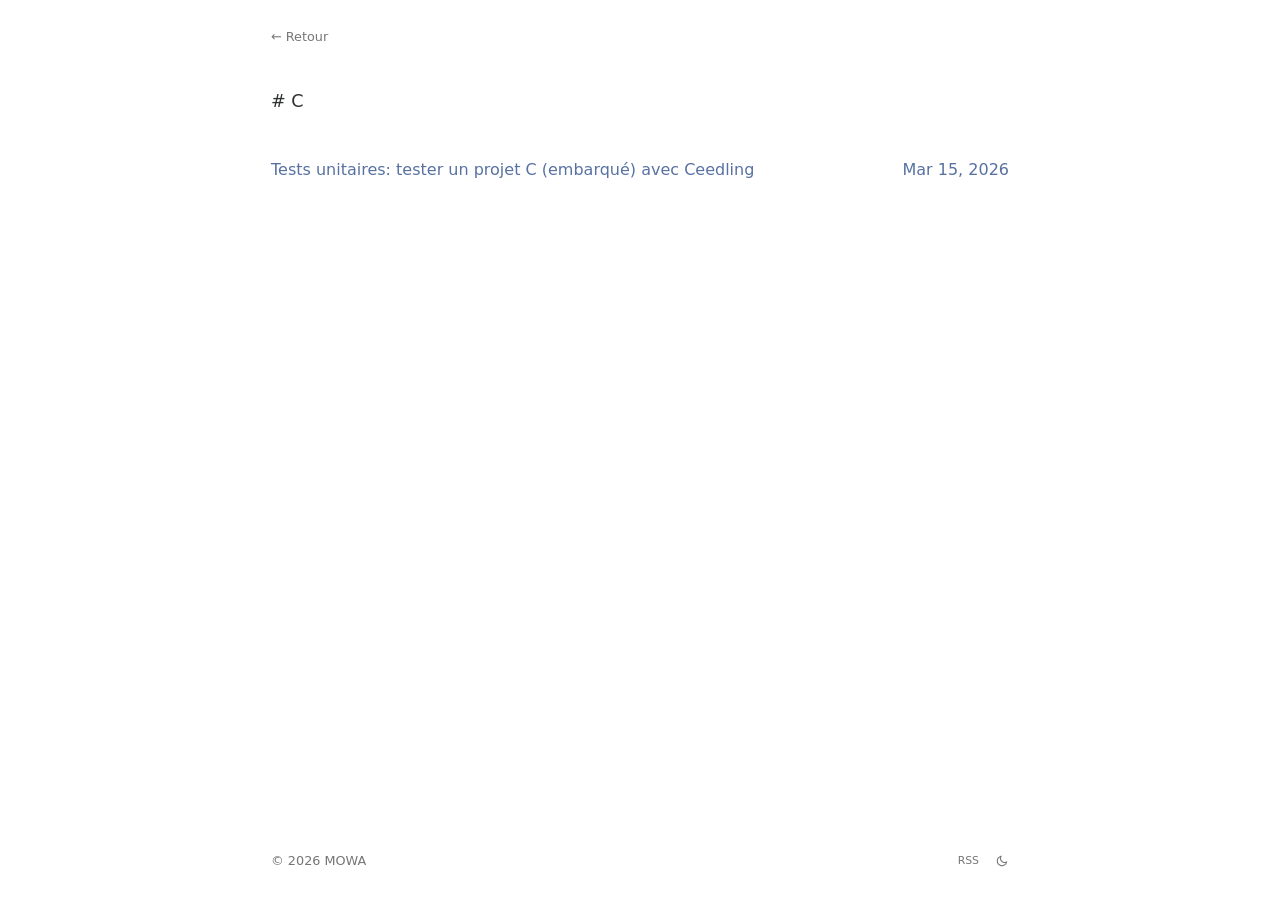
<file: tags/c/index.html>
<!DOCTYPE html>

<html lang="

fr">

<head>
  <meta charset="utf-8">
  <meta name="viewport" content="width=device-width, initial-scale=1.0">
  <meta name="color-scheme" content="light dark">
  
  <meta name="description" content="C">

  <title>MOWA</title>
  <link rel="icon" type="image/png" sizes="32x32" href="https://mowa2.github.io/img/favicon-32x32.png">
  <link rel="icon" type="image/png" sizes="16x16" href="https://mowa2.github.io/img/favicon-16x16.png">
  <link rel="apple-touch-icon" sizes="180x180" href="https://mowa2.github.io/img/apple-touch-icon.png">
  
  <style>

  /* light mode colors */
  body {
    --primary-color: #5871a2;
    --primary-pale-color: #5871a233;
    --primary-decoration-color: #5871a210;
    --bg-color: #ffffff;
    --text-color: #2f3030;
    --text-pale-color: #767676;
    --text-decoration-color: #a9a9a9;
    --highlight-mark-color: #5f75b020;

    --callout-note-color: #5871a2;
    --callout-tip-color: #268556;
    --callout-important-color: #885fc9;
    --callout-warning-color: #ab6632;
    --callout-caution-color: #c64e4e;
  }

  /* dark mode colors */
  body.dark {
    --primary-color: #6f8fd1;
    --primary-pale-color: #6f8fd166;
    --primary-decoration-color: #6f8fd112;
    --bg-color: #1c1c1c;
    --text-color: #c1c1c1;
    --text-pale-color: #848484;
    --text-decoration-color: #5f5f5f;
    --highlight-mark-color: #8296cb3b;

    --callout-note-color: #6f8fd1;
    --callout-tip-color: #47976f;
    --callout-important-color: #9776cd;
    --callout-warning-color: #ad7a52;
    --callout-caution-color: #d06161;
  }

  /* typography */
  body {
    --main-font: ui-sans-serif, system-ui, sans-serif, 'Apple Color Emoji', 'Segoe UI Emoji', 'Segoe UI Symbol', 'Noto Color Emoji';
    --code-font: ui-monospace, SFMono-Regular, Menlo, Monaco, Consolas, 'Liberation Mono', 'Courier New', monospace;
    --homepage-max-width: 768px;
    --main-max-width: 768px;
    --avatar-size: 60px;
    --font-size: 16px;
    --line-height: 1.75;
    --img-border-radius: 0px;
    --detail-border-radius: 0px;
    --dark-mode-img-brightness: 0.75;
    --dark-mode-chart-brightness: 0.75;
    --inline-code-border-radius: 2px;
    --inline-code-bg-color: var(--primary-decoration-color);
    --block-code-border-radius: 0px;
    --block-code-border-color: var(--primary-color);
    --detail-border-color: var(--primary-color);
  }

</style>

  <link rel="stylesheet" href="https://mowa2.github.io/main.css">
  
  
</head>

<body class="tag-single">
  
  <script>
    const theme = sessionStorage.getItem('theme');
    const match = window.matchMedia("(prefers-color-scheme: dark)").matches;
    if ((theme && theme == 'dark') || (!theme && match)) {
      document.body.classList.add('dark');
      const hl = document.querySelector('link#hl');
      if (hl) hl.href = 'https://mowa2.github.io/giallo-dark.css';
    }
  </script>
  
  
<div id="wrapper">
  
<header>
  <nav>
    <a id="back-link" href="https:&#x2F;&#x2F;mowa2.github.io&#x2F;tags">← Retour</a>
  </nav>
</header>

  <main class="layout-list">
    <div class="title">
      <span># C</span>
    </div>
    <div class="post-list">
      
      <a class="post instant " href="https:&#x2F;&#x2F;mowa2.github.io&#x2F;posts&#x2F;unit-tests-with-ceedling&#x2F;">
        <span>Tests unitaires: tester un projet C (embarqué) avec Ceedling</span>
        <span class="date">Mar 15, 2026</span>
      </a>
      
    </div>
  </main>
  


<footer>
  <div class="left">
    <div class="copyright">
      © 2026 MOWA
      
    </div>
  </div>

  <div class="right">
    
    
      
    
    
    <a id="rss-btn" href="https://mowa2.github.io/posts/feed.xml">RSS</a>
    
    

    
    
    
    <button id="theme-toggle" aria-label="theme switch">
      <span class="moon-icon"><svg xmlns="http://www.w3.org/2000/svg" viewBox="0 0 24 24" width="18" height="18"><path d="M10 7C10 10.866 13.134 14 17 14C18.9584 14 20.729 13.1957 21.9995 11.8995C22 11.933 22 11.9665 22 12C22 17.5228 17.5228 22 12 22C6.47715 22 2 17.5228 2 12C2 6.47715 6.47715 2 12 2C12.0335 2 12.067 2 12.1005 2.00049C10.8043 3.27098 10 5.04157 10 7ZM4 12C4 16.4183 7.58172 20 12 20C15.0583 20 17.7158 18.2839 19.062 15.7621C18.3945 15.9187 17.7035 16 17 16C12.0294 16 8 11.9706 8 7C8 6.29648 8.08133 5.60547 8.2379 4.938C5.71611 6.28423 4 8.9417 4 12Z" fill="currentColor"></path></svg>
</span>
      <span class="sun-icon"><svg xmlns="http://www.w3.org/2000/svg" viewBox="0 0 24 24" width="18" height="18"><path d="M12 18C8.68629 18 6 15.3137 6 12C6 8.68629 8.68629 6 12 6C15.3137 6 18 8.68629 18 12C18 15.3137 15.3137 18 12 18ZM12 16C14.2091 16 16 14.2091 16 12C16 9.79086 14.2091 8 12 8C9.79086 8 8 9.79086 8 12C8 14.2091 9.79086 16 12 16ZM11 1H13V4H11V1ZM11 20H13V23H11V20ZM3.51472 4.92893L4.92893 3.51472L7.05025 5.63604L5.63604 7.05025L3.51472 4.92893ZM16.9497 18.364L18.364 16.9497L20.4853 19.0711L19.0711 20.4853L16.9497 18.364ZM19.0711 3.51472L20.4853 4.92893L18.364 7.05025L16.9497 5.63604L19.0711 3.51472ZM5.63604 16.9497L7.05025 18.364L4.92893 20.4853L3.51472 19.0711L5.63604 16.9497ZM23 11V13H20V11H23ZM4 11V13H1V11H4Z" fill="currentColor"></path></svg>
</span>
    </button>
    
  </div>
</footer>




<dialog id="rss-mask">
  <div>
    <a href="https:&#x2F;&#x2F;mowa2.github.io&#x2F;posts&#x2F;feed.xml">https:&#x2F;&#x2F;mowa2.github.io&#x2F;posts&#x2F;feed.xml</a>
    
    
    <button autofocus aria-label="copy" data-link="https:&#x2F;&#x2F;mowa2.github.io&#x2F;posts&#x2F;feed.xml" data-copy-icon="&lt;svg xmlns=&quot;http:&#x2F;&#x2F;www.w3.org&#x2F;2000&#x2F;svg&quot; viewBox=&quot;0 0 24 24&quot; width=&quot;18&quot; height=&quot;18&quot;&gt;&lt;path d=&quot;M6.9998 6V3C6.9998 2.44772 7.44752 2 7.9998 2H19.9998C20.5521 2 20.9998 2.44772 20.9998 3V17C20.9998 17.5523 20.5521 18 19.9998 18H16.9998V20.9991C16.9998 21.5519 16.5499 22 15.993 22H4.00666C3.45059 22 3 21.5554 3 20.9991L3.0026 7.00087C3.0027 6.44811 3.45264 6 4.00942 6H6.9998ZM5.00242 8L5.00019 20H14.9998V8H5.00242ZM8.9998 6H16.9998V16H18.9998V4H8.9998V6Z&quot; fill=&quot;currentColor&quot;&gt;&lt;&#x2F;path&gt;&lt;&#x2F;svg&gt;
" data-check-icon="&lt;svg xmlns=&quot;http:&#x2F;&#x2F;www.w3.org&#x2F;2000&#x2F;svg&quot; viewBox=&quot;0 0 24 24&quot; width=&quot;18&quot; height=&quot;18&quot;&gt;&lt;path d=&quot;M10.0007 15.1709L19.1931 5.97852L20.6073 7.39273L10.0007 17.9993L3.63672 11.6354L5.05093 10.2212L10.0007 15.1709Z&quot; fill=&quot;currentColor&quot;&gt;&lt;&#x2F;path&gt;&lt;&#x2F;svg&gt;
" >
      <svg xmlns="http://www.w3.org/2000/svg" viewBox="0 0 24 24" width="18" height="18"><path d="M6.9998 6V3C6.9998 2.44772 7.44752 2 7.9998 2H19.9998C20.5521 2 20.9998 2.44772 20.9998 3V17C20.9998 17.5523 20.5521 18 19.9998 18H16.9998V20.9991C16.9998 21.5519 16.5499 22 15.993 22H4.00666C3.45059 22 3 21.5554 3 20.9991L3.0026 7.00087C3.0027 6.44811 3.45264 6 4.00942 6H6.9998ZM5.00242 8L5.00019 20H14.9998V8H5.00242ZM8.9998 6H16.9998V16H18.9998V4H8.9998V6Z" fill="currentColor"></path></svg>

    </button>
  </div>
</dialog>



</div>

  
  <script src="https://mowa2.github.io/js/main.js"></script>
</body>

</html>
</file>
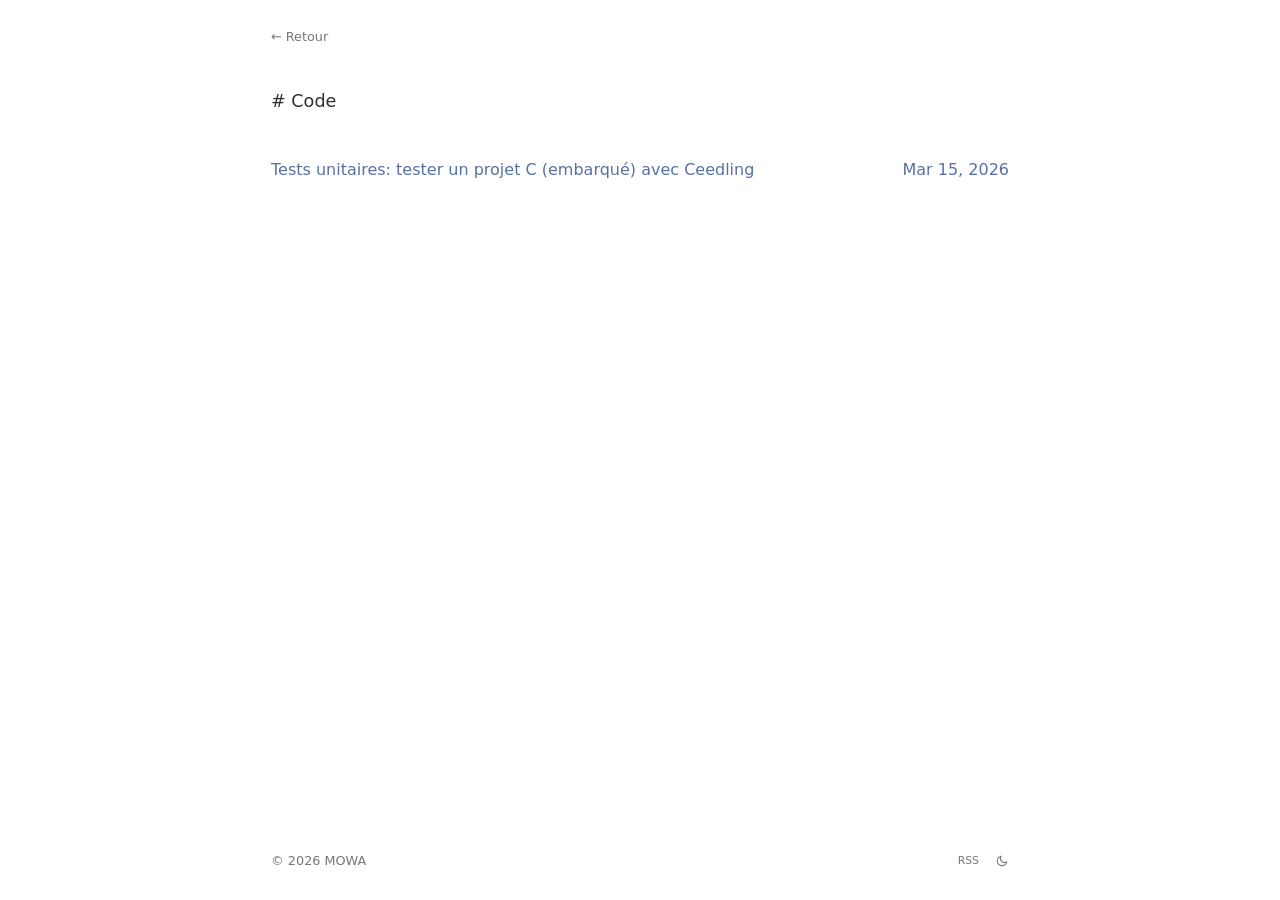
<file: tags/code/index.html>
<!DOCTYPE html>

<html lang="

fr">

<head>
  <meta charset="utf-8">
  <meta name="viewport" content="width=device-width, initial-scale=1.0">
  <meta name="color-scheme" content="light dark">
  
  <meta name="description" content="Code">

  <title>MOWA</title>
  <link rel="icon" type="image/png" sizes="32x32" href="https://mowa2.github.io/img/favicon-32x32.png">
  <link rel="icon" type="image/png" sizes="16x16" href="https://mowa2.github.io/img/favicon-16x16.png">
  <link rel="apple-touch-icon" sizes="180x180" href="https://mowa2.github.io/img/apple-touch-icon.png">
  
  <style>

  /* light mode colors */
  body {
    --primary-color: #5871a2;
    --primary-pale-color: #5871a233;
    --primary-decoration-color: #5871a210;
    --bg-color: #ffffff;
    --text-color: #2f3030;
    --text-pale-color: #767676;
    --text-decoration-color: #a9a9a9;
    --highlight-mark-color: #5f75b020;

    --callout-note-color: #5871a2;
    --callout-tip-color: #268556;
    --callout-important-color: #885fc9;
    --callout-warning-color: #ab6632;
    --callout-caution-color: #c64e4e;
  }

  /* dark mode colors */
  body.dark {
    --primary-color: #6f8fd1;
    --primary-pale-color: #6f8fd166;
    --primary-decoration-color: #6f8fd112;
    --bg-color: #1c1c1c;
    --text-color: #c1c1c1;
    --text-pale-color: #848484;
    --text-decoration-color: #5f5f5f;
    --highlight-mark-color: #8296cb3b;

    --callout-note-color: #6f8fd1;
    --callout-tip-color: #47976f;
    --callout-important-color: #9776cd;
    --callout-warning-color: #ad7a52;
    --callout-caution-color: #d06161;
  }

  /* typography */
  body {
    --main-font: ui-sans-serif, system-ui, sans-serif, 'Apple Color Emoji', 'Segoe UI Emoji', 'Segoe UI Symbol', 'Noto Color Emoji';
    --code-font: ui-monospace, SFMono-Regular, Menlo, Monaco, Consolas, 'Liberation Mono', 'Courier New', monospace;
    --homepage-max-width: 768px;
    --main-max-width: 768px;
    --avatar-size: 60px;
    --font-size: 16px;
    --line-height: 1.75;
    --img-border-radius: 0px;
    --detail-border-radius: 0px;
    --dark-mode-img-brightness: 0.75;
    --dark-mode-chart-brightness: 0.75;
    --inline-code-border-radius: 2px;
    --inline-code-bg-color: var(--primary-decoration-color);
    --block-code-border-radius: 0px;
    --block-code-border-color: var(--primary-color);
    --detail-border-color: var(--primary-color);
  }

</style>

  <link rel="stylesheet" href="https://mowa2.github.io/main.css">
  
  
</head>

<body class="tag-single">
  
  <script>
    const theme = sessionStorage.getItem('theme');
    const match = window.matchMedia("(prefers-color-scheme: dark)").matches;
    if ((theme && theme == 'dark') || (!theme && match)) {
      document.body.classList.add('dark');
      const hl = document.querySelector('link#hl');
      if (hl) hl.href = 'https://mowa2.github.io/giallo-dark.css';
    }
  </script>
  
  
<div id="wrapper">
  
<header>
  <nav>
    <a id="back-link" href="https:&#x2F;&#x2F;mowa2.github.io&#x2F;tags">← Retour</a>
  </nav>
</header>

  <main class="layout-list">
    <div class="title">
      <span># Code</span>
    </div>
    <div class="post-list">
      
      <a class="post instant " href="https:&#x2F;&#x2F;mowa2.github.io&#x2F;posts&#x2F;unit-tests-with-ceedling&#x2F;">
        <span>Tests unitaires: tester un projet C (embarqué) avec Ceedling</span>
        <span class="date">Mar 15, 2026</span>
      </a>
      
    </div>
  </main>
  


<footer>
  <div class="left">
    <div class="copyright">
      © 2026 MOWA
      
    </div>
  </div>

  <div class="right">
    
    
      
    
    
    <a id="rss-btn" href="https://mowa2.github.io/posts/feed.xml">RSS</a>
    
    

    
    
    
    <button id="theme-toggle" aria-label="theme switch">
      <span class="moon-icon"><svg xmlns="http://www.w3.org/2000/svg" viewBox="0 0 24 24" width="18" height="18"><path d="M10 7C10 10.866 13.134 14 17 14C18.9584 14 20.729 13.1957 21.9995 11.8995C22 11.933 22 11.9665 22 12C22 17.5228 17.5228 22 12 22C6.47715 22 2 17.5228 2 12C2 6.47715 6.47715 2 12 2C12.0335 2 12.067 2 12.1005 2.00049C10.8043 3.27098 10 5.04157 10 7ZM4 12C4 16.4183 7.58172 20 12 20C15.0583 20 17.7158 18.2839 19.062 15.7621C18.3945 15.9187 17.7035 16 17 16C12.0294 16 8 11.9706 8 7C8 6.29648 8.08133 5.60547 8.2379 4.938C5.71611 6.28423 4 8.9417 4 12Z" fill="currentColor"></path></svg>
</span>
      <span class="sun-icon"><svg xmlns="http://www.w3.org/2000/svg" viewBox="0 0 24 24" width="18" height="18"><path d="M12 18C8.68629 18 6 15.3137 6 12C6 8.68629 8.68629 6 12 6C15.3137 6 18 8.68629 18 12C18 15.3137 15.3137 18 12 18ZM12 16C14.2091 16 16 14.2091 16 12C16 9.79086 14.2091 8 12 8C9.79086 8 8 9.79086 8 12C8 14.2091 9.79086 16 12 16ZM11 1H13V4H11V1ZM11 20H13V23H11V20ZM3.51472 4.92893L4.92893 3.51472L7.05025 5.63604L5.63604 7.05025L3.51472 4.92893ZM16.9497 18.364L18.364 16.9497L20.4853 19.0711L19.0711 20.4853L16.9497 18.364ZM19.0711 3.51472L20.4853 4.92893L18.364 7.05025L16.9497 5.63604L19.0711 3.51472ZM5.63604 16.9497L7.05025 18.364L4.92893 20.4853L3.51472 19.0711L5.63604 16.9497ZM23 11V13H20V11H23ZM4 11V13H1V11H4Z" fill="currentColor"></path></svg>
</span>
    </button>
    
  </div>
</footer>




<dialog id="rss-mask">
  <div>
    <a href="https:&#x2F;&#x2F;mowa2.github.io&#x2F;posts&#x2F;feed.xml">https:&#x2F;&#x2F;mowa2.github.io&#x2F;posts&#x2F;feed.xml</a>
    
    
    <button autofocus aria-label="copy" data-link="https:&#x2F;&#x2F;mowa2.github.io&#x2F;posts&#x2F;feed.xml" data-copy-icon="&lt;svg xmlns=&quot;http:&#x2F;&#x2F;www.w3.org&#x2F;2000&#x2F;svg&quot; viewBox=&quot;0 0 24 24&quot; width=&quot;18&quot; height=&quot;18&quot;&gt;&lt;path d=&quot;M6.9998 6V3C6.9998 2.44772 7.44752 2 7.9998 2H19.9998C20.5521 2 20.9998 2.44772 20.9998 3V17C20.9998 17.5523 20.5521 18 19.9998 18H16.9998V20.9991C16.9998 21.5519 16.5499 22 15.993 22H4.00666C3.45059 22 3 21.5554 3 20.9991L3.0026 7.00087C3.0027 6.44811 3.45264 6 4.00942 6H6.9998ZM5.00242 8L5.00019 20H14.9998V8H5.00242ZM8.9998 6H16.9998V16H18.9998V4H8.9998V6Z&quot; fill=&quot;currentColor&quot;&gt;&lt;&#x2F;path&gt;&lt;&#x2F;svg&gt;
" data-check-icon="&lt;svg xmlns=&quot;http:&#x2F;&#x2F;www.w3.org&#x2F;2000&#x2F;svg&quot; viewBox=&quot;0 0 24 24&quot; width=&quot;18&quot; height=&quot;18&quot;&gt;&lt;path d=&quot;M10.0007 15.1709L19.1931 5.97852L20.6073 7.39273L10.0007 17.9993L3.63672 11.6354L5.05093 10.2212L10.0007 15.1709Z&quot; fill=&quot;currentColor&quot;&gt;&lt;&#x2F;path&gt;&lt;&#x2F;svg&gt;
" >
      <svg xmlns="http://www.w3.org/2000/svg" viewBox="0 0 24 24" width="18" height="18"><path d="M6.9998 6V3C6.9998 2.44772 7.44752 2 7.9998 2H19.9998C20.5521 2 20.9998 2.44772 20.9998 3V17C20.9998 17.5523 20.5521 18 19.9998 18H16.9998V20.9991C16.9998 21.5519 16.5499 22 15.993 22H4.00666C3.45059 22 3 21.5554 3 20.9991L3.0026 7.00087C3.0027 6.44811 3.45264 6 4.00942 6H6.9998ZM5.00242 8L5.00019 20H14.9998V8H5.00242ZM8.9998 6H16.9998V16H18.9998V4H8.9998V6Z" fill="currentColor"></path></svg>

    </button>
  </div>
</dialog>



</div>

  
  <script src="https://mowa2.github.io/js/main.js"></script>
</body>

</html>
</file>
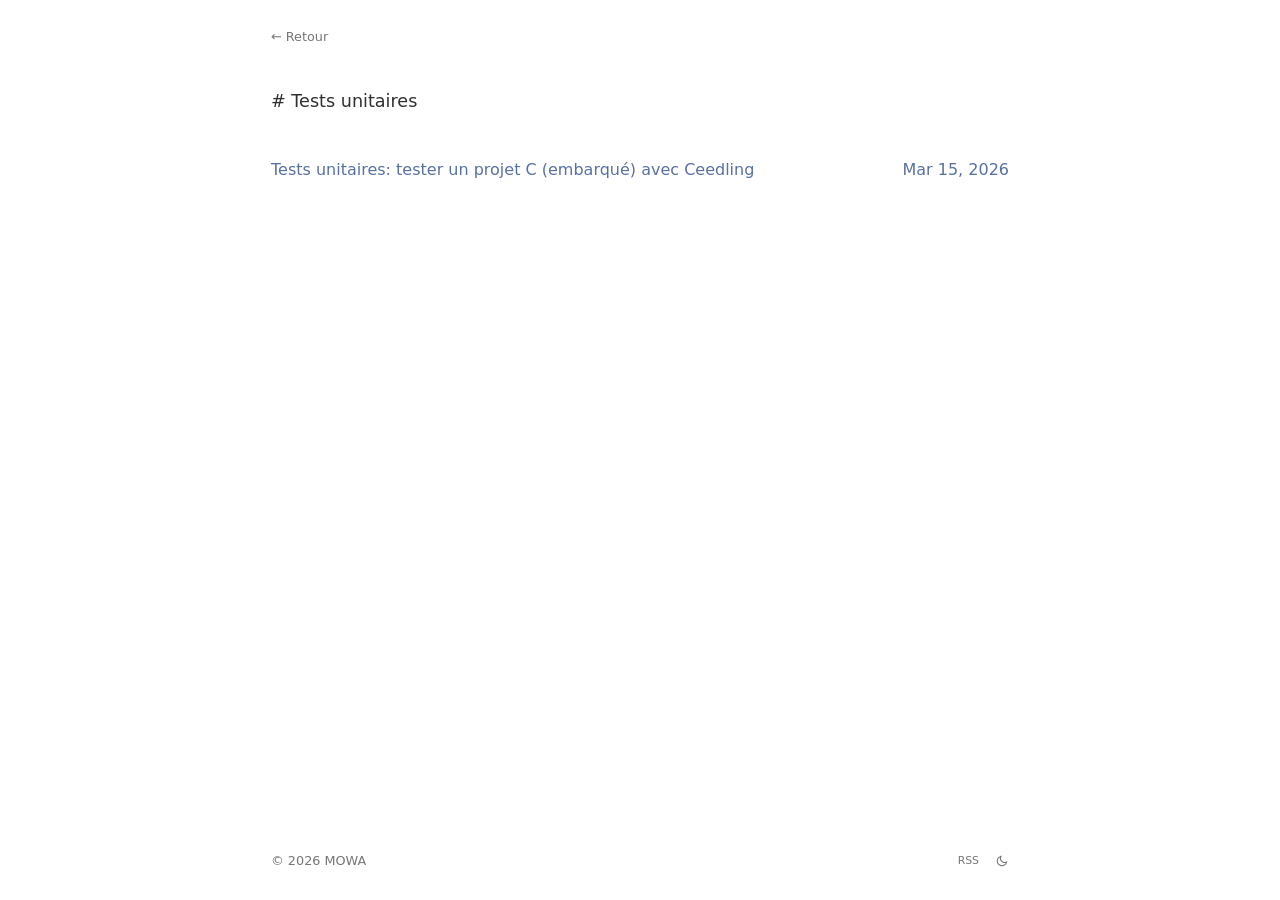
<file: tags/tests-unitaires/index.html>
<!DOCTYPE html>

<html lang="

fr">

<head>
  <meta charset="utf-8">
  <meta name="viewport" content="width=device-width, initial-scale=1.0">
  <meta name="color-scheme" content="light dark">
  
  <meta name="description" content="Tests unitaires">

  <title>MOWA</title>
  <link rel="icon" type="image/png" sizes="32x32" href="https://mowa2.github.io/img/favicon-32x32.png">
  <link rel="icon" type="image/png" sizes="16x16" href="https://mowa2.github.io/img/favicon-16x16.png">
  <link rel="apple-touch-icon" sizes="180x180" href="https://mowa2.github.io/img/apple-touch-icon.png">
  
  <style>

  /* light mode colors */
  body {
    --primary-color: #5871a2;
    --primary-pale-color: #5871a233;
    --primary-decoration-color: #5871a210;
    --bg-color: #ffffff;
    --text-color: #2f3030;
    --text-pale-color: #767676;
    --text-decoration-color: #a9a9a9;
    --highlight-mark-color: #5f75b020;

    --callout-note-color: #5871a2;
    --callout-tip-color: #268556;
    --callout-important-color: #885fc9;
    --callout-warning-color: #ab6632;
    --callout-caution-color: #c64e4e;
  }

  /* dark mode colors */
  body.dark {
    --primary-color: #6f8fd1;
    --primary-pale-color: #6f8fd166;
    --primary-decoration-color: #6f8fd112;
    --bg-color: #1c1c1c;
    --text-color: #c1c1c1;
    --text-pale-color: #848484;
    --text-decoration-color: #5f5f5f;
    --highlight-mark-color: #8296cb3b;

    --callout-note-color: #6f8fd1;
    --callout-tip-color: #47976f;
    --callout-important-color: #9776cd;
    --callout-warning-color: #ad7a52;
    --callout-caution-color: #d06161;
  }

  /* typography */
  body {
    --main-font: ui-sans-serif, system-ui, sans-serif, 'Apple Color Emoji', 'Segoe UI Emoji', 'Segoe UI Symbol', 'Noto Color Emoji';
    --code-font: ui-monospace, SFMono-Regular, Menlo, Monaco, Consolas, 'Liberation Mono', 'Courier New', monospace;
    --homepage-max-width: 768px;
    --main-max-width: 768px;
    --avatar-size: 60px;
    --font-size: 16px;
    --line-height: 1.75;
    --img-border-radius: 0px;
    --detail-border-radius: 0px;
    --dark-mode-img-brightness: 0.75;
    --dark-mode-chart-brightness: 0.75;
    --inline-code-border-radius: 2px;
    --inline-code-bg-color: var(--primary-decoration-color);
    --block-code-border-radius: 0px;
    --block-code-border-color: var(--primary-color);
    --detail-border-color: var(--primary-color);
  }

</style>

  <link rel="stylesheet" href="https://mowa2.github.io/main.css">
  
  
</head>

<body class="tag-single">
  
  <script>
    const theme = sessionStorage.getItem('theme');
    const match = window.matchMedia("(prefers-color-scheme: dark)").matches;
    if ((theme && theme == 'dark') || (!theme && match)) {
      document.body.classList.add('dark');
      const hl = document.querySelector('link#hl');
      if (hl) hl.href = 'https://mowa2.github.io/giallo-dark.css';
    }
  </script>
  
  
<div id="wrapper">
  
<header>
  <nav>
    <a id="back-link" href="https:&#x2F;&#x2F;mowa2.github.io&#x2F;tags">← Retour</a>
  </nav>
</header>

  <main class="layout-list">
    <div class="title">
      <span># Tests unitaires</span>
    </div>
    <div class="post-list">
      
      <a class="post instant " href="https:&#x2F;&#x2F;mowa2.github.io&#x2F;posts&#x2F;unit-tests-with-ceedling&#x2F;">
        <span>Tests unitaires: tester un projet C (embarqué) avec Ceedling</span>
        <span class="date">Mar 15, 2026</span>
      </a>
      
    </div>
  </main>
  


<footer>
  <div class="left">
    <div class="copyright">
      © 2026 MOWA
      
    </div>
  </div>

  <div class="right">
    
    
      
    
    
    <a id="rss-btn" href="https://mowa2.github.io/posts/feed.xml">RSS</a>
    
    

    
    
    
    <button id="theme-toggle" aria-label="theme switch">
      <span class="moon-icon"><svg xmlns="http://www.w3.org/2000/svg" viewBox="0 0 24 24" width="18" height="18"><path d="M10 7C10 10.866 13.134 14 17 14C18.9584 14 20.729 13.1957 21.9995 11.8995C22 11.933 22 11.9665 22 12C22 17.5228 17.5228 22 12 22C6.47715 22 2 17.5228 2 12C2 6.47715 6.47715 2 12 2C12.0335 2 12.067 2 12.1005 2.00049C10.8043 3.27098 10 5.04157 10 7ZM4 12C4 16.4183 7.58172 20 12 20C15.0583 20 17.7158 18.2839 19.062 15.7621C18.3945 15.9187 17.7035 16 17 16C12.0294 16 8 11.9706 8 7C8 6.29648 8.08133 5.60547 8.2379 4.938C5.71611 6.28423 4 8.9417 4 12Z" fill="currentColor"></path></svg>
</span>
      <span class="sun-icon"><svg xmlns="http://www.w3.org/2000/svg" viewBox="0 0 24 24" width="18" height="18"><path d="M12 18C8.68629 18 6 15.3137 6 12C6 8.68629 8.68629 6 12 6C15.3137 6 18 8.68629 18 12C18 15.3137 15.3137 18 12 18ZM12 16C14.2091 16 16 14.2091 16 12C16 9.79086 14.2091 8 12 8C9.79086 8 8 9.79086 8 12C8 14.2091 9.79086 16 12 16ZM11 1H13V4H11V1ZM11 20H13V23H11V20ZM3.51472 4.92893L4.92893 3.51472L7.05025 5.63604L5.63604 7.05025L3.51472 4.92893ZM16.9497 18.364L18.364 16.9497L20.4853 19.0711L19.0711 20.4853L16.9497 18.364ZM19.0711 3.51472L20.4853 4.92893L18.364 7.05025L16.9497 5.63604L19.0711 3.51472ZM5.63604 16.9497L7.05025 18.364L4.92893 20.4853L3.51472 19.0711L5.63604 16.9497ZM23 11V13H20V11H23ZM4 11V13H1V11H4Z" fill="currentColor"></path></svg>
</span>
    </button>
    
  </div>
</footer>




<dialog id="rss-mask">
  <div>
    <a href="https:&#x2F;&#x2F;mowa2.github.io&#x2F;posts&#x2F;feed.xml">https:&#x2F;&#x2F;mowa2.github.io&#x2F;posts&#x2F;feed.xml</a>
    
    
    <button autofocus aria-label="copy" data-link="https:&#x2F;&#x2F;mowa2.github.io&#x2F;posts&#x2F;feed.xml" data-copy-icon="&lt;svg xmlns=&quot;http:&#x2F;&#x2F;www.w3.org&#x2F;2000&#x2F;svg&quot; viewBox=&quot;0 0 24 24&quot; width=&quot;18&quot; height=&quot;18&quot;&gt;&lt;path d=&quot;M6.9998 6V3C6.9998 2.44772 7.44752 2 7.9998 2H19.9998C20.5521 2 20.9998 2.44772 20.9998 3V17C20.9998 17.5523 20.5521 18 19.9998 18H16.9998V20.9991C16.9998 21.5519 16.5499 22 15.993 22H4.00666C3.45059 22 3 21.5554 3 20.9991L3.0026 7.00087C3.0027 6.44811 3.45264 6 4.00942 6H6.9998ZM5.00242 8L5.00019 20H14.9998V8H5.00242ZM8.9998 6H16.9998V16H18.9998V4H8.9998V6Z&quot; fill=&quot;currentColor&quot;&gt;&lt;&#x2F;path&gt;&lt;&#x2F;svg&gt;
" data-check-icon="&lt;svg xmlns=&quot;http:&#x2F;&#x2F;www.w3.org&#x2F;2000&#x2F;svg&quot; viewBox=&quot;0 0 24 24&quot; width=&quot;18&quot; height=&quot;18&quot;&gt;&lt;path d=&quot;M10.0007 15.1709L19.1931 5.97852L20.6073 7.39273L10.0007 17.9993L3.63672 11.6354L5.05093 10.2212L10.0007 15.1709Z&quot; fill=&quot;currentColor&quot;&gt;&lt;&#x2F;path&gt;&lt;&#x2F;svg&gt;
" >
      <svg xmlns="http://www.w3.org/2000/svg" viewBox="0 0 24 24" width="18" height="18"><path d="M6.9998 6V3C6.9998 2.44772 7.44752 2 7.9998 2H19.9998C20.5521 2 20.9998 2.44772 20.9998 3V17C20.9998 17.5523 20.5521 18 19.9998 18H16.9998V20.9991C16.9998 21.5519 16.5499 22 15.993 22H4.00666C3.45059 22 3 21.5554 3 20.9991L3.0026 7.00087C3.0027 6.44811 3.45264 6 4.00942 6H6.9998ZM5.00242 8L5.00019 20H14.9998V8H5.00242ZM8.9998 6H16.9998V16H18.9998V4H8.9998V6Z" fill="currentColor"></path></svg>

    </button>
  </div>
</dialog>



</div>

  
  <script src="https://mowa2.github.io/js/main.js"></script>
</body>

</html>
</file>
<file: giallo-light.css>
/*
 * theme "github-light" generated by giallo
 */

.z-code {
  color: #24292E;
  background-color: #FFFFFF;
}

.z-hl {
  background-color: #F6F8FA;
}

.giallo-ln {
  color: #1B1F234D;
}

.z-comment { color: #6A737D; }
.z-constant { color: #005CC5; }
.z-entity { color: #6F42C1; }
.z-keyword { color: #D73A49; }
.z-storage { color: #D73A49; }
.z-string { color: #032F62; }
.z-support { color: #005CC5; }
.z-variable { color: #E36209; }
.z-carriage-return { color: #FAFBFC; background-color: #D73A49; font-style: italic;text-decoration: underline; }
.z-variable { color: #005CC5; }
.z-source { color: #032F62; }
.z-string.z-comment { color: #6A737D; }
.z-variable.z-language { color: #005CC5; }
.z-entity.z-name { color: #6F42C1; }
.z-storage.z-type { color: #D73A49; }
.z-meta.z-property-name { color: #005CC5; }
.z-variable.z-other { color: #24292E; }
.z-invalid.z-broken { color: #B31D28; font-style: italic; }
.z-invalid.z-deprecated { color: #B31D28; font-style: italic; }
.z-invalid.z-illegal { color: #B31D28; font-style: italic; }
.z-invalid.z-unimplemented { color: #B31D28; font-style: italic; }
.z-message.z-error { color: #B31D28; }
.z-source.z-regexp { color: #032F62; }
.z-string.z-regexp { color: #032F62; }
.z-support.z-constant { color: #005CC5; }
.z-support.z-variable { color: #005CC5; }
.z-meta.z-module-reference { color: #005CC5; }
.z-markup.z-heading { color: #005CC5; font-weight: bold; }
.z-markup.z-quote { color: #22863A; }
.z-markup.z-italic { color: #24292E; font-style: italic; }
.z-markup.z-bold { color: #24292E; font-weight: bold; }
.z-markup.z-underline { text-decoration: underline; }
.z-markup.z-strikethrough { text-decoration: line-through; }
.z-markup.z-deleted { color: #B31D28; background-color: #FFEEF0; }
.z-markup.z-inserted { color: #22863A; background-color: #F0FFF4; }
.z-markup.z-changed { color: #E36209; background-color: #FFEBDA; }
.z-markup.z-ignored { color: #F6F8FA; background-color: #005CC5; }
.z-markup.z-untracked { color: #F6F8FA; background-color: #005CC5; }
.z-meta.z-separator { color: #005CC5; font-weight: bold; }
.z-meta.z-output { color: #005CC5; }
.z-brackethighlighter.z-tag { color: #586069; }
.z-brackethighlighter.z-curly { color: #586069; }
.z-brackethighlighter.z-round { color: #586069; }
.z-brackethighlighter.z-square { color: #586069; }
.z-brackethighlighter.z-angle { color: #586069; }
.z-brackethighlighter.z-quote { color: #586069; }
.z-brackethighlighter.z-unmatched { color: #B31D28; }
.z-entity.z-name { color: #005CC5; font-weight: bold; }
.z-punctuation.z-definition.z-comment { color: #6A737D; }
.z-entity.z-name.z-constant { color: #005CC5; }
.z-variable.z-other.z-constant { color: #005CC5; }
.z-variable.z-other.z-enummember { color: #005CC5; }
.z-variable.z-parameter.z-function { color: #24292E; }
.z-entity.z-name.z-tag { color: #22863A; }
.z-storage.z-modifier.z-package { color: #24292E; }
.z-storage.z-modifier.z-import { color: #24292E; }
.z-storage.z-type.z-java { color: #24292E; }
.z-punctuation.z-definition.z-string { color: #032F62; }
.z-string.z-regexp.z-character-class { color: #032F62; }
.z-markup.z-inline.z-raw { color: #005CC5; }
.z-punctuation.z-definition.z-deleted { color: #B31D28; background-color: #FFEEF0; }
.z-punctuation.z-definition.z-inserted { color: #22863A; background-color: #F0FFF4; }
.z-punctuation.z-definition.z-changed { color: #E36209; background-color: #FFEBDA; }
.z-meta.z-diff.z-range { color: #6F42C1; font-weight: bold; }
.z-meta.z-diff.z-header { color: #005CC5; }
.z-string.z-other.z-link { color: #032F62; text-decoration: underline; }
.z-constant.z-character.z-escape { color: #032F62; }
.z-source.z-ruby.z-embedded { color: #032F62; }
.z-string.z-regexp.z-arbitrary-repitition { color: #032F62; }
.z-constant.z-character.z-escape { color: #22863A; font-weight: bold; }
.z-meta.z-diff.z-header.z-from-file { color: #B31D28; background-color: #FFEEF0; }
.z-meta.z-diff.z-header.z-to-file { color: #22863A; background-color: #F0FFF4; }
.z-constant.z-other.z-reference.z-link { color: #032F62; text-decoration: underline; }
.z-punctuation.z-definition.z-list.z-begin.z-markdown { color: #E36209; }
</file>
